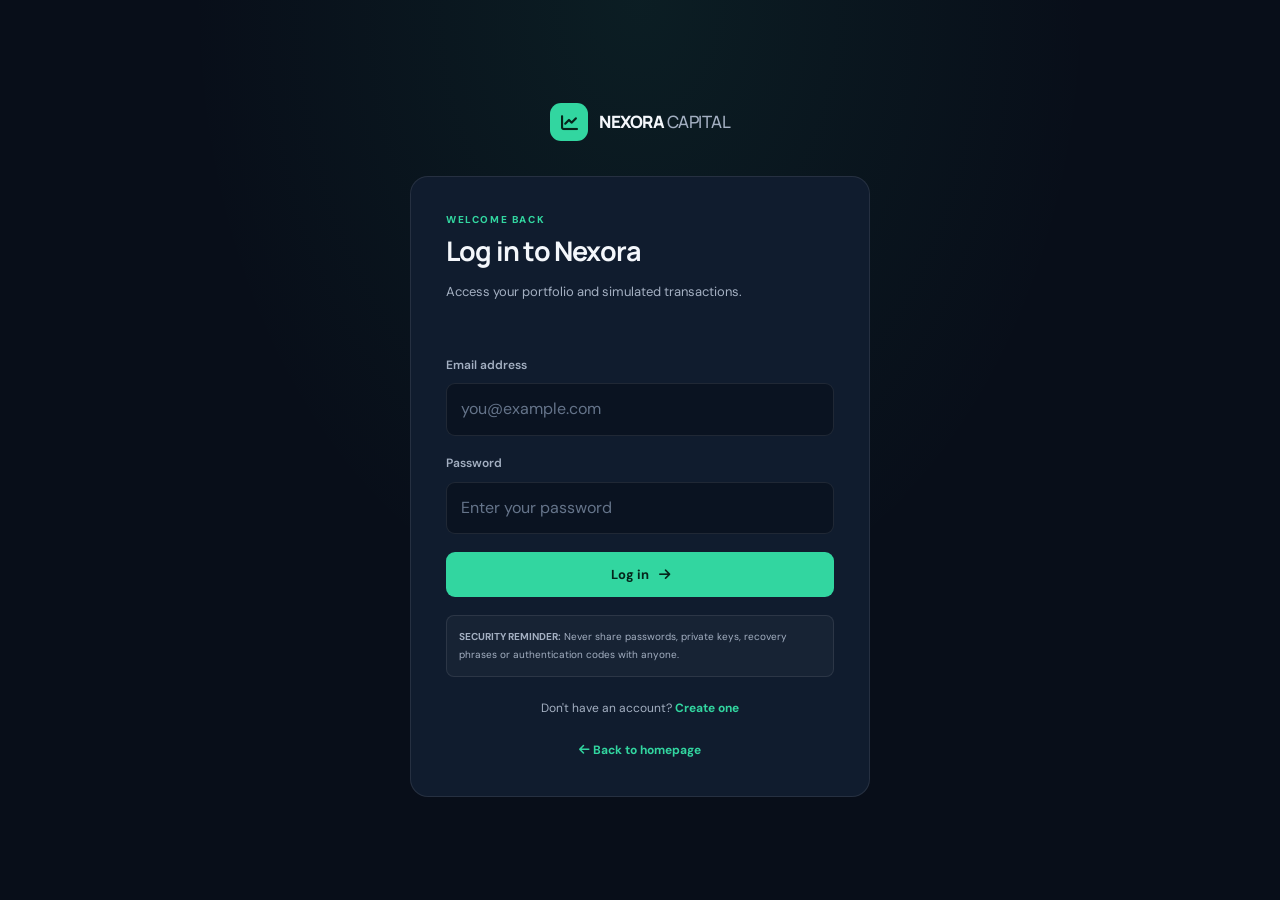
<file: dashboard.html>
<!DOCTYPE html>
<html lang="en">

<head>
    <meta charset="UTF-8">
    <meta name="viewport" content="width=device-width, initial-scale=1.0">

    <title>Overview | Nexora Capital</title>

    <link rel="stylesheet" href="css/style.css">

    <link rel="preconnect" href="https://fonts.googleapis.com">
    <link rel="preconnect" href="https://fonts.gstatic.com" crossorigin>

    <link
        href="https://fonts.googleapis.com/css2?family=DM+Sans:wght@400;500;600;700&family=Manrope:wght@400;500;600;700;800&display=swap"
        rel="stylesheet">

    <link rel="stylesheet" href="https://cdnjs.cloudflare.com/ajax/libs/font-awesome/6.7.2/css/all.min.css">



</head>

<body class="dashboard-body">

    <div class="dashboard-layout">
        <!-- MOBILE MENU BUTTON -->
        <button class="mobile-sidebar-toggle" id="mobileSidebarToggle" type="button" aria-label="Open navigation menu"
            aria-expanded="false">
            <i class="fa-solid fa-bars"></i>
        </button>

        <!-- MOBILE MENU OVERLAY -->
        <div class="sidebar-overlay" id="sidebarOverlay"></div>

        <!-- SIDEBAR -->
        <aside class="sidebar">

            <a href="index.html" class="brand">

                <span class="brand-icon">
                    <i class="fa-solid fa-chart-line"></i>
                </span>

                <span>
                    NEXORA
                    <small>CAPITAL</small>
                </span>

            </a>

            <div class="sidebar-label">WORKSPACE</div>

            <nav class="sidebar-nav">

                <a href="dashboard.html" class="active">
                    <i class="fa-solid fa-grip"></i>
                    <span>Overview</span>
                </a>

                <a href="markets.html">
                    <i class="fa-solid fa-chart-simple"></i>
                    <span>Markets</span>
                </a>

                <a href="portfolio.html">
                    <i class="fa-solid fa-wallet"></i>
                    <span>My Portfolio</span>
                </a>

                <a href="#transactions">
                    <i class="fa-solid fa-arrow-right-arrow-left"></i>
                    <span>Transactions</span>
                </a>

                <button type="button" class="sidebar-action deposit-sidebar-btn" id="openDeposit">
                    <i class="fa-solid fa-circle-plus"></i>
                    <span>Deposit</span>
                </button>

                <button type="button" class="sidebar-action withdraw-sidebar-btn" id="openWithdraw">
                    <i class="fa-solid fa-money-bill-transfer"></i>
                    <span>Withdraw</span>
                </button>

            </nav>

            <div class="sidebar-bottom">

                <div class="sidebar-demo-card">

                    <i class="fa-solid fa-shield-halved"></i>

                    <strong>Live Account</strong>

                    <p>
                        Your assets are protected with industry-leading security measures.
                    </p>

                </div>

                <button id="logoutButton" class="sidebar-logout">

                    <i class="fa-solid fa-right-from-bracket"></i>

                    Log out

                </button>

            </div>

        </aside>


        <!-- MAIN DASHBOARD -->
        <main class="dashboard-main overview-page">

            <!-- TOP BAR -->
            <header class="dashboard-topbar">

                <div>

                    <h3 class="topbar-eyebrow">
                        <strong>ACCOUNT OVERVIEW / WORKSPACE</strong>
                    </h3>

                    <!-- <h1>Account Overview</h1> -->

                    <p id="dashboardDate" class="dashboard-date"></p>

                </div>

                <div class="topbar-user">

                    <div class="topbar-user-info">

                        <strong id="topbarUserName">
                            User
                        </strong>

                        <span>Live account</span>

                    </div>

                    <div id="userAvatar" class="user-avatar">
                        DU
                    </div>

                </div>

            </header>


            <!-- DEMO NOTICE -->
            <!-- <div class="overview-demo-notice">

                <i class="fa-solid fa-circle-info"></i>

                <span>
                    <strong> Live mode: </strong> Real-time market insights and seamless trade execution to help you
                    stay ahead of market
                    opportunities.
                </span>

            </div> -->


            <!-- WELCOME -->
            <section class="overview-welcome">

                <div>

                    <!-- <p class="section-eyebrow">
                        YOUR FINANCIAL OVERVIEW
                    </p> -->

                    <h2>
                        <strong>
                            Welcome back,
                            <span id="welcomeName">Investor</span>.
                        </strong>
                    </h2>

                    <p>
                        Here's a snapshot of your investment portfolio.
                    </p>

                </div>

                <!-- <a href="markets.html" class="btn btn-primary">

                    Explore markets

                    <i class="fa-solid fa-arrow-right"></i>

                </a> -->

            </section>


            <!-- TOTAL PORTFOLIO VALUE -->
            <section class="overview-balance-card">

                <div class="overview-balance-content">

                    <div class="overview-balance-label">

                        <span class="overview-balance-dot"></span>

                        TOTAL PORTFOLIO VALUE

                    </div>

                    <h2 id="totalPortfolioValue">
                        $2,500,000.00
                    </h2>

                    <p>
                        Combined available cash and asset holdings
                    </p>

                    <div class="overview-balance-actions">

                        <a href="portfolio.html" class="btn btn-primary">
                            View portfolio
                        </a>

                        <a href="markets.html" class="btn btn-secondary">
                            Browse assets
                        </a>

                    </div>

                </div>

                <div class="overview-balance-decoration">
                    <i class="fa-solid fa-chart-line"></i>
                </div>

            </section>


            <!-- FINANCIAL SUMMARY -->
            <section class="overview-stat-grid">

                <article class="overview-stat-card">

                    <div class="overview-stat-heading">

                        <span>Available cash</span>

                        <i class="fa-solid fa-wallet"></i>

                    </div>

                    <h3 id="availableCash">
                        $350,000.00
                    </h3>

                    <p>Uninvested balance</p>

                </article>


                <article class="overview-stat-card">

                    <div class="overview-stat-heading">

                        <span>Invested value</span>

                        <i class="fa-solid fa-layer-group"></i>

                    </div>

                    <h3 id="investedValue">
                        $2,150,000.00
                    </h3>

                    <p>Current holdings value</p>

                </article>


                <article class="overview-stat-card">

                    <div class="overview-stat-heading">

                        <span>Unrealized P/L</span>

                        <i class="fa-solid fa-arrow-trend-up"></i>

                    </div>

                    <h3 id="totalProfitLoss">
                        $0.00
                    </h3>

                    <p id="profitLossNote">
                        Portfolio return
                    </p>

                </article>

            </section>


            <!-- CHART AND ALLOCATION -->
            <section class="overview-analysis-grid">

                <!-- PORTFOLIO CHART -->
                <article class="overview-panel performance-panel">

                    <div class="overview-panel-heading">

                        <div>

                            <p class="section-eyebrow">
                                PORTFOLIO ANALYTICS
                            </p>

                            <h3>Portfolio overview</h3>

                        </div>

                        <span class="overview-demo-tag">
                            LIVE
                        </span>

                    </div>

                    <div class="performance-summary">

                        <div>

                            <span>Current portfolio value</span>

                            <strong id="chartPortfolioValue">
                                $2,500,000.00
                            </strong>

                        </div>

                        <div>

                            <span>Open positions</span>

                            <strong id="openPositionsCount">
                                8 assets
                            </strong>

                        </div>

                    </div>

                    <div class="overview-chart-container">

                        <svg id="portfolioChart" viewBox="0 0 700 240" preserveAspectRatio="none" role="img"
                            aria-label="Illustrative portfolio value visualization">

                            <defs>

                                <linearGradient id="overviewChartGradient" x1="0" y1="0" x2="0" y2="1">

                                    <stop offset="0%" stop-color="#32d6a0" stop-opacity="0.28" />

                                    <stop offset="100%" stop-color="#32d6a0" stop-opacity="0" />

                                </linearGradient>

                            </defs>

                            <g class="overview-chart-grid">

                                <line x1="0" y1="35" x2="700" y2="35"></line>

                                <line x1="0" y1="90" x2="700" y2="90"></line>

                                <line x1="0" y1="145" x2="700" y2="145"></line>

                                <line x1="0" y1="200" x2="700" y2="200"></line>

                            </g>

                            <path id="portfolioChartArea" d="" fill="url(#overviewChartGradient)">
                            </path>

                            <path id="portfolioChartLine" d="" fill="none" stroke="#32d6a0" stroke-width="3"
                                stroke-linecap="round" stroke-linejoin="round">
                            </path>

                        </svg>

                    </div>

                    <div class="overview-chart-labels">
                        <span>Period start</span>
                        <span>Current snapshot</span>
                    </div>

                    <!-- <p class="overview-chart-note">
                        Decorative visualization only. It does not represent
                        verified historical performance.
                    </p> -->

                    <!-- PORTFOLIO INSIGHTS -->
                    <div class="portfolio-insights">

                        <div class="portfolio-insights-heading">
                            <div>
                                <span class="section-eyebrow">PORTFOLIO INTELLIGENCE</span>
                                <h4>Portfolio insights</h4>
                            </div>

                            <span class="overview-demo-tag">LIVE</span>
                        </div>

                        <div class="portfolio-insights-grid">

                            <div class="portfolio-insight-card">
                                <span class="insight-icon">
                                    <i class="fa-solid fa-trophy"></i>
                                </span>

                                <div>
                                    <small>Top holding</small>
                                    <strong id="insightTopHolding">--</strong>
                                    <span id="insightTopHoldingReturn">Total return</span>
                                </div>
                            </div>

                            <div class="portfolio-insight-card">
                                <span class="insight-icon">
                                    <i class="fa-solid fa-money-bill-trend-up"></i>
                                </span>

                                <div>
                                    <small>Realized gains</small>
                                    <strong id="insightRealizedGains">$0.00</strong>
                                    <span>From recorded sales</span>
                                </div>
                            </div>

                            <div class="portfolio-insight-card">
                                <span class="insight-icon">
                                    <i class="fa-solid fa-wallet"></i>
                                </span>

                                <div>
                                    <small>Cash allocation</small>
                                    <strong id="insightCashAllocation">0%</strong>
                                    <span>Of total portfolio</span>
                                </div>
                            </div>

                            <div class="portfolio-insight-card">
                                <span class="insight-icon">
                                    <i class="fa-solid fa-layer-group"></i>
                                </span>

                                <div>
                                    <small>Asset categories</small>
                                    <strong id="insightCategoryCount">0</strong>
                                    <span>Categories represented</span>
                                </div>
                            </div>

                        </div>

                        <p class="portfolio-insights-note">
                            Gain a refined perspective on your portfolio with exclusive insights into performance,
                            market opportunities, and strategic asset allocation. Monitor your wealth, evaluate emerging
                            trends, and make informed decisions aligned with your long-term financial objectives.
                        </p>

                    </div>

                </article>


                <!-- ASSET ALLOCATION -->
                <article class="overview-panel allocation-panel">

                    <div class="overview-panel-heading">

                        <div>

                            <p class="section-eyebrow">
                                PORTFOLIO BREAKDOWN
                            </p>

                            <h3>Asset allocation</h3>

                        </div>

                    </div>

                    <div class="allocation-donut-container">

                        <div id="allocationDonut" class="allocation-donut" role="img"
                            aria-label="Illustrative portfolio allocation">

                            <div class="allocation-donut-center">

                                <span>INVESTED</span>

                                <strong id="allocationTotal">
                                    $2,150,000.00
                                </strong>

                            </div>

                        </div>

                    </div>

                    <div id="allocationLegend" class="allocation-legend">

                        <p class="allocation-empty">
                            Loading allocation...
                        </p>

                    </div>

                </article>

            </section>


            <!-- MARKET WATCH AND ACTIVITY -->
            <section class="overview-bottom-grid">

                <!-- SELECTED ASSETS -->
                <article class="overview-panel">

                    <div class="overview-panel-heading">

                        <div>

                            <p class="section-eyebrow">
                                MARKET WATCH
                            </p>

                            <h3>Selected assets</h3>

                        </div>

                        <a href="markets.html" class="text-link">

                            View markets

                            <i class="fa-solid fa-arrow-right"></i>

                        </a>

                    </div>

                    <div id="dashboardMarkets" class="overview-watchlist">

                        <p class="allocation-empty">
                            Loading selected assets...
                        </p>

                    </div>

                    <!-- <p class="holdings-disclaimer">
                        Prices and percentage changes have illustrative values.
                    </p> -->

                </article>


                <!-- RECENT TRANSACTIONS -->
                <article class="overview-panel" id="transactions">

                    <div class="overview-panel-heading">

                        <div>

                            <p class="section-eyebrow">
                                ACCOUNT ACTIVITY
                            </p>

                            <h3>Recent transactions</h3>

                        </div>

                        <a href="#transactions" class="text-link">

                            View all

                            <i class="fa-solid fa-arrow-right"></i>

                        </a>

                    </div>

                    <div class="table-wrap">

                        <table class="data-table">

                            <thead>

                                <tr>

                                    <th>Asset</th>

                                    <th>Type</th>

                                    <th>Total</th>

                                    <th>Date</th>

                                </tr>

                            </thead>

                            <tbody id="recentTransactions">

                                <tr>

                                    <td colspan="4">
                                        Loading transactions...
                                    </td>

                                </tr>

                            </tbody>

                        </table>

                    </div>

                    <p class="holdings-disclaimer">
                        <!-- Sample transactions are illustrative and are not actual executed trades. -->
                    </p>

                </article>

            </section>


            <!-- INVESTMENT HOLDINGS -->
            <section class="overview-panel holdings-panel">

                <div class="overview-panel-heading">

                    <div>

                        <span class="market-data-label">
                            YOUR PORTFOLIO
                        </span>

                        <h2>Investment Holdings</h2>

                        <p class="holdings-subtitle">
                            Review positions, purchase dates, holding periods,
                            average costs and returns.
                        </p>

                    </div>

                    <span class="overview-demo-tag">
                        LIVE DATA
                    </span>

                </div>


                <!-- HOLDINGS SUMMARY -->
                <div class="holdings-summary">

                    <div>

                        <span>Assets held</span>

                        <strong id="holdingsAssetCount">8</strong>

                    </div>

                    <div>

                        <span>Total cost basis</span>

                        <strong id="holdingsCostBasis">$0.00</strong>

                    </div>

                    <div>

                        <span>Current value</span>

                        <strong id="holdingsCurrentValue">$0.00</strong>

                    </div>

                    <div>

                        <span>Unrealized P/L</span>

                        <strong id="holdingsProfitLoss">$0.00</strong>

                    </div>

                </div>


                <!-- HOLDINGS TABLE -->
                <div class="holdings-table-wrapper">

                    <table class="holdings-table">

                        <thead>

                            <tr>

                                <th>Investment</th>

                                <th>Quantity</th>

                                <th>Purchase date</th>

                                <th>Holding period</th>

                                <th>Average cost</th>

                                <th>Current value</th>

                                <th>Unrealized P/L</th>

                            </tr>

                        </thead>

                        <tbody id="investmentHoldingsBody">

                            <tr>

                                <td colspan="7">
                                    Loading portfolio holdings...
                                </td>

                            </tr>

                        </tbody>

                    </table>

                </div>

                <!-- <p class="holdings-disclaimer">
                    Fictional demonstration portfolio. Values, dates and returns
                    do not represent verified investment performance.
                </p> -->

            </section>


            <!-- FOOTER -->
            <footer class="dashboard-footer">

                <p>
                    &copy;
                    <span id="currentYear"></span>
                    Nexora Capital Live.
                </p>

                <!-- <p>
                    Simulated educational interface. Not a brokerage service.
                </p> -->

            </footer>

            <!-- DEPOSIT AMOUNT MODAL -->
            <div class="trade-modal" id="depositModal" role="dialog" aria-modal="true"
                aria-labelledby="depositModalTitle" aria-hidden="true">

                <div class="trade-modal-content">

                    <div class="trade-modal-heading">
                        <div>
                            <p class="section-eyebrow">ACCOUNT FUNDING</p>
                            <h3 id="depositModalTitle">Deposit Funds</h3>
                        </div>

                        <button type="button" class="modal-close" id="depositClose">
                            <i class="fa-solid fa-xmark"></i>
                        </button>
                    </div>

                    <form id="depositForm">

                        <label for="depositAmount">Amount (USD)</label>

                        <input type="number" id="depositAmount" min="1" max="100000000" step="0.01"
                            placeholder="Enter deposit amount" required>

                        <div class="trade-calculation">
                            <div>
                                <span>Deposit amount</span>
                                <strong id="depositEstimatedAmount">$0.00</strong>
                            </div>
                        </div>

                        <p id="depositMessage" class="auth-message" aria-live="polite"></p>

                        <p class="trade-demo-disclaimer">
                            You will be prompted to select your preferred payment method before proceeding to Customer
                            Support,
                            where your funds credit request will be processed.

                        </p>

                        <button type="submit" class="btn btn-primary btn-full">
                            Continue
                        </button>

                    </form>

                </div>
            </div>


            <!-- DEPOSIT PAYMENT METHOD MODAL -->
            <div class="modal-overlay" id="depositPaymentModal" aria-hidden="true">

                <div class="modal-card payment-options-card">

                    <button type="button" class="modal-close" id="depositPaymentClose">
                        &times;
                    </button>

                    <div class="payment-modal-header">

                        <span class="payment-icon">↗</span>

                        <p class="market-data-label"> CHECKOUT</p>

                        <h2>Choose Payment Method</h2>

                        <p>
                            Select a payment method for your deposit.
                        </p>

                    </div>

                    <div class="payment-order-summary">

                        <div>
                            <span>Transaction</span>
                            <strong>Account Deposit</strong>
                        </div>

                        <div>
                            <span>Deposit amount</span>
                            <strong id="depositPaymentAmount">$0.00</strong>
                        </div>

                        <div>
                            <span>Transaction type</span>
                            <strong>Deposit</strong>
                        </div>

                    </div>

                    <div class="payment-method-list">

                        <button type="button" class="payment-method-option" data-deposit-method="crypto">

                            <span class="payment-method-icon crypto-payment-icon">
                                ₿
                            </span>

                            <span class="payment-method-text">
                                <strong>Cryptocurrency</strong>
                                <small>View crypto payment information</small>
                            </span>

                            <span class="payment-method-arrow">›</span>

                        </button>

                        <button type="button" class="payment-method-option" data-deposit-method="bank">

                            <span class="payment-method-icon bank-payment-icon">
                                ▤
                            </span>

                            <span class="payment-method-text">
                                <strong>Bank Transfer</strong>
                                <small>View bank transfer information</small>
                            </span>

                            <span class="payment-method-arrow">›</span>

                        </button>

                    </div>

                    <div class="payment-instructions" id="depositPaymentInstructions" hidden>

                        <h3 id="depositInstructionsTitle"></h3>

                        <p id="depositInstructionsDescription"></p>

                        <div class="payment-demo-notice">

                            <strong>Live mode</strong>
                            <p>
                                Your deposit request is being generated, kindly contact Customer Support to complete
                                purchase.
                            </p>

                        </div>

                        <button type="button" class="btn btn-primary payment-demo-confirm" id="depositSupportButton">

                            Contact Customer Support

                        </button>

                    </div>

                    <p class="payment-demo-footer">
                        Live checkout only · Real-Time transactions
                    </p>

                </div>

            </div>
        </main>

    </div>


    <!-- KEEP THESE SCRIPTS IN THIS ORDER -->
    <script src="js/auth.js"></script>
    <script src="js/app.js"></script>
    <script src="js/dashboard.js"></script>
    <script src="js/dashboard-deposit.js"></script>


    <!--Start of C.S-->
    <a href="https://wa.me/+19703084124?text=Hello%20I%20would%20like%20I%20to%20speak%20to%20an%20agent"
        class="whatsapp-float" target="_blank" aria-label="Chat with us on WhatsApp">
        <img src="https://upload.wikimedia.org/wikipedia/commons/6/6b/WhatsApp.svg" alt="WhatsApp Chat">
        <span>Customer Support</span>
    </a>

    <!--Start of Tawk.to Script-->
    <!-- <script type="text/javascript">
        var Tawk_API = Tawk_API || {}, Tawk_LoadStart = new Date();
        (function () {
            var s1 = document.createElement("script"), s0 = document.getElementsByTagName("script")[0];
            s1.async = true;
            s1.src = 'https://embed.tawk.to/68c6bc223c57f819275d5edd/1j544tq3s';
            s1.charset = 'UTF-8';
            s1.setAttribute('crossorigin', '*');
            s0.parentNode.insertBefore(s1, s0);
        })();

        document.addEventListener("contextmenu", event => event.preventDefault());
    </script> -->
    <!--End of Tawk.to Script-->

    <!-- Withdrawal Notice Modal -->
    <div id="withdrawalNotice" class="notice-overlay">
        <div class="notice-box">

            <div class="notice-icon">!</div>

            <h2>Withdrawal Notice</h2>

            <p>
                Your withdrawal isn't available yet, The maturity date hasn't been reached.
                please contact Customer Service for assistance.
            </p>

            <button onclick="closeWithdrawalNotice()" class="payment-demo-confirm"
                id="depositSupportButton">OK, UNDERSTOOD</button>

        </div>
    </div>

    <script>
        document.addEventListener("DOMContentLoaded", function () {

            const menuButton = document.getElementById("mobileSidebarToggle");
            const sidebar = document.querySelector(".sidebar");
            const overlay = document.getElementById("sidebarOverlay");

            if (!menuButton || !sidebar || !overlay) return;

            function openSidebar() {
                sidebar.classList.add("mobile-open");
                overlay.classList.add("active");
                document.body.classList.add("sidebar-open");

                menuButton.innerHTML = '<i class="fa-solid fa-xmark"></i>';
                menuButton.setAttribute("aria-expanded", "true");
                menuButton.setAttribute("aria-label", "Close navigation menu");
            }

            function closeSidebar() {
                sidebar.classList.remove("mobile-open");
                overlay.classList.remove("active");
                document.body.classList.remove("sidebar-open");

                menuButton.innerHTML = '<i class="fa-solid fa-bars"></i>';
                menuButton.setAttribute("aria-expanded", "false");
                menuButton.setAttribute("aria-label", "Open navigation menu");
            }

            menuButton.addEventListener("click", function () {
                if (sidebar.classList.contains("mobile-open")) {
                    closeSidebar();
                } else {
                    openSidebar();
                }
            });

            overlay.addEventListener("click", closeSidebar);

            sidebar.querySelectorAll("a").forEach(function (link) {
                link.addEventListener("click", closeSidebar);
            });

            document.addEventListener("keydown", function (event) {
                if (event.key === "Escape") closeSidebar();
            });

            window.addEventListener("resize", function () {
                if (window.innerWidth > 768) closeSidebar();
            });

        });
    </script>
</body>

</html>
</file>
<file: css/style.css>
/* =========================================
   NEXORA CAPITAL
   Global design system
========================================= */

:root {
    --bg: #080e19;
    --bg-secondary: #0d1625;
    --bg-card: #101c2e;
    --bg-card-hover: #142239;

    --primary: #32d6a0;
    --primary-dark: #1bb786;

    --text: #f4f7fb;
    --text-secondary: #a4b0c2;
    --text-muted: #718096;

    --border: rgba(255, 255, 255, 0.09);

    --success: #32d6a0;
    --danger: #ff7185;

    --radius: 16px;
    --radius-small: 10px;

    --container: 1200px;
}


/* RESET */

* {
    margin: 0;
    padding: 0;
    box-sizing: border-box;
}

html {
    scroll-behavior: smooth;
    scroll-padding-top: 100px;
}

body {
    font-family: "DM Sans", sans-serif;
    background: var(--bg);
    color: var(--text);
    line-height: 1.65;
    overflow-x: hidden;
}

a {
    color: inherit;
    text-decoration: none;
}

button,
input,
select,
textarea {
    font: inherit;
}

button {
    cursor: pointer;
}

button:focus-visible,
a:focus-visible,
input:focus-visible,
select:focus-visible {
    outline: 2px solid var(--primary);
    outline-offset: 4px;
}

img {
    max-width: 100%;
    display: block;
}

.container {
    width: min(var(--container), calc(100% - 48px));
    margin-inline: auto;
}

.muted-text {
    color: var(--text-secondary);
    font-size: 12px;
}


/* BUTTONS */

.btn {
    display: inline-flex;
    align-items: center;
    justify-content: center;
    gap: 10px;

    min-height: 44px;
    padding: 11px 19px;

    border: 1px solid transparent;
    border-radius: 9px;

    font-size: 13px;
    font-weight: 700;

    transition:
        background .2s ease,
        border-color .2s ease,
        transform .2s ease;
}

.btn:hover {
    transform: translateY(-2px);
}

.btn-primary {
    background: var(--primary);
    color: #05251b;
}

.btn-primary:hover {
    background: #51e6b6;
}

.btn-outline {
    border-color: var(--border);
    background: transparent;
    color: var(--text);
}

.btn-outline:hover {
    border-color: var(--primary);
    background: rgba(50, 214, 160, .06);
}

.btn-large {
    min-height: 52px;
    padding: 14px 23px;
    font-size: 14px;
}

.btn-block {
    width: 100%;
}

.text-link {
    display: inline-flex;
    align-items: center;
    gap: 10px;

    color: var(--primary);
    font-size: 13px;
    font-weight: 700;
}


/* HEADER */

.site-header {
    width: 100%;
    min-height: 82px;

    display: flex;
    align-items: center;
    justify-content: space-between;

    gap: 30px;
    padding: 0 max(24px, calc((100% - 1200px) / 2));

    border-bottom: 1px solid var(--border);

    background: rgba(8, 14, 25, .94);

    position: sticky;
    top: 0;
    z-index: 100;

    backdrop-filter: blur(18px);
}

.brand {
    display: inline-flex;
    align-items: center;
    gap: 11px;

    font-family: "Manrope", sans-serif;
    font-size: 17px;
    font-weight: 800;
    letter-spacing: -.5px;

    white-space: nowrap;
}

.brand-icon {
    width: 38px;
    height: 38px;

    display: grid;
    place-items: center;

    color: #06241a;
    background: var(--primary);

    border-radius: 11px;
}

.brand-light {
    color: var(--text-secondary);
    font-weight: 500;
}

.main-nav {
    display: flex;
    align-items: center;
    gap: 30px;
}

.main-nav a {
    color: var(--text-secondary);
    font-size: 13px;
    font-weight: 600;

    transition: color .2s ease;
}

.main-nav a:hover,
.main-nav a.active {
    color: var(--text);
}

.header-actions {
    display: flex;
    align-items: center;
    gap: 12px;
}

.mobile-menu-button {
    display: none;

    width: 42px;
    height: 42px;

    color: var(--text);
    background: var(--bg-card);

    border: 1px solid var(--border);
    border-radius: 9px;
}


/* HERO */

/* ==========================================
   NEXORA CAPITAL — FULL-WIDTH HERO
========================================== */

.hero-section {
    position: relative;
    isolation: isolate;

    width: 100%;
    max-width: none;
    min-height: 700px;

    margin: 0;
    padding: 100px clamp(24px, 6vw, 100px) 90px;

    display: grid;
    grid-template-columns: minmax(0, 1.05fr) minmax(0, 0.95fr);
    align-items: center;
    gap: clamp(30px, 4vw, 65px);

    background: #07111f;
    overflow: hidden;
}

/* Full-width background image */

.hero-section::before {
    content: "";
    position: absolute;
    z-index: -1;

    inset: 0;

    background-image:
        linear-gradient(90deg,
            rgba(5, 13, 25, 0.64) 0%,
            rgba(5, 13, 25, 0.38) 45%,
            rgba(5, 13, 25, 0.48) 100%),
        linear-gradient(0deg,
            rgba(5, 13, 25, 0.65) 0%,
            rgba(5, 13, 25, 0.08) 45%,
            rgba(5, 13, 25, 0.18) 100%),
        url("../images/hero-finance1.jpg");

    background-size: cover;
    background-position: center center;
    background-repeat: no-repeat;
}

/* Subtle emerald atmosphere */

.hero-section::after {
    content: "";
    position: absolute;
    z-index: -1;

    inset: 0;

    background:
        radial-gradient(ellipse at 75% 35%,
            rgba(25, 195, 145, 0.10),
            transparent 45%);

    pointer-events: none;
}

/* Keep hero content above the image */

.hero-content,
.hero-visual {
    position: relative;
    z-index: 1;
    min-width: 0;
}

.hero-content {
    width: 100%;
    max-width: 650px;
}

.hero-visual {
    width: 100%;
    max-width: 560px;
    justify-self: end;
}

/* Keep the preview readable without hiding the background */

.platform-preview {
    background: linear-gradient(145deg,
            rgba(25, 39, 58, 0.94),
            rgba(13, 25, 42, 0.96));

    backdrop-filter: blur(8px);
    -webkit-backdrop-filter: blur(8px);
}

.eyebrow {
    display: inline-flex;
    align-items: center;
    gap: 10px;

    padding: 9px 13px;

    border: 1px solid rgba(50, 214, 160, .22);
    border-radius: 100px;

    background: rgba(50, 214, 160, .06);

    color: var(--primary);

    font-size: 10px;
    font-weight: 800;
    letter-spacing: 1.3px;
}

.status-dot {
    width: 7px;
    height: 7px;

    background: var(--primary);
    border-radius: 50%;

    display: inline-block;
}

.hero-content h1 {
    margin-top: 27px;

    font-family: "Manrope", sans-serif;
    font-size: clamp(38px, 4.4vw, 65px);
    line-height: 1.15;

    font-weight: 800;
    letter-spacing: -2.5px;
}

.hero-content h1 span {
    color: var(--primary);
}

.hero-description {
    max-width: 570px;
    margin-top: 25px;

    color: var(--text-secondary);
    font-size: 15px;
    line-height: 1.9;
}

.hero-buttons {
    display: flex;
    flex-wrap: wrap;
    gap: 13px;

    margin-top: 30px;
}

.hero-trust {
    display: flex;
    align-items: center;
    gap: 13px;

    margin-top: 38px;
}

.trust-icon {
    width: 43px;
    height: 43px;

    display: grid;
    place-items: center;

    background: var(--bg-card);
    color: var(--primary);

    border: 1px solid var(--border);
    border-radius: 12px;
}

.hero-trust strong,
.hero-trust span {
    display: block;
}

.hero-trust strong {
    font-size: 12px;
}

.hero-trust span {
    color: var(--text-muted);
    font-size: 11px;
}




/* HERO PREVIEW */

/* .hero-visual {
    width: 100%;
    max-width: 520px;
    justify-self: end;
} */

.preview-card {
    padding: 25px;

    background: linear-gradient(145deg,
            #132238,
            #0d1727);

    border: 1px solid rgba(255, 255, 255, .1);
    border-radius: 20px;

    box-shadow: 0 35px 100px rgba(0, 0, 0, .3);
}

.preview-header,
.preview-chart-info {
    display: flex;
    align-items: center;
    justify-content: space-between;
    gap: 15px;
}

.preview-header h3 {
    margin-top: 5px;
    font-family: "Manrope", sans-serif;
    font-size: 18px;
}

.live-badge {
    display: flex;
    align-items: center;
    gap: 7px;

    padding: 5px 9px;

    border: 1px solid var(--border);
    border-radius: 7px;

    color: var(--text-secondary);
    font-size: 9px;
    font-weight: 800;
}

.preview-chart-info {
    margin-top: 32px;
}

.preview-chart-info h2 {
    margin-top: 4px;

    font-family: "Manrope", sans-serif;
    font-size: 30px;
    letter-spacing: -1px;
}

.change-positive {
    color: var(--primary);
    font-size: 11px;
}

.chart-container {
    width: 100%;
    height: 170px;
    margin-top: 18px;
}

.hero-chart {
    width: 100%;
    height: 100%;
    overflow: visible;
}

.preview-divider {
    height: 1px;
    background: var(--border);
    margin: 20px 0;
}

.preview-assets {
    display: grid;
    gap: 18px;
}

.preview-asset {
    display: flex;
    align-items: center;
    gap: 12px;
}

.asset-icon {
    width: 43px;
    height: 43px;

    flex-shrink: 0;

    display: grid;
    place-items: center;

    border-radius: 12px;
    font-size: 19px;
}

.bitcoin {
    color: #f7a928;
    background: rgba(247, 169, 40, .12);
}

.ethereum {
    color: #a6b6ff;
    background: rgba(111, 130, 245, .13);
}

.solana {
    color: #b9a2ff;
    background: rgba(153, 112, 255, .13);
}

.tesla {
    color: #ff6878;
    background: rgba(255, 104, 120, .12);
}

.byd {
    color: #6cb6ff;
    background: rgba(108, 182, 255, .12);
}

.energy {
    color: #e8b86b;
    background: rgba(232, 184, 107, .12);
}

.petroleum {
    color: #64b8e8;
    background: rgba(100, 184, 232, .12);
}

.asset-details {
    flex: 1;
}

.asset-details strong,
.asset-details span {
    display: block;
}

.asset-details strong {
    font-size: 12px;
}

.asset-details span {
    color: var(--text-muted);
    font-size: 10px;
}

.preview-asset>strong {
    font-size: 11px;
}

.preview-disclaimer {
    margin-top: 22px;

    color: var(--text-muted);
    font-size: 10px;
    text-align: center;
}

/* ==========================================
   NEXORA CAPITAL — HERO BACKGROUND
========================================== */

.hero-section {
    position: relative;
    isolation: isolate;

    width: 100%;
    max-width: 1400px;
    min-height: 680px;

    margin: 0 auto;
    padding: 100px 6% 90px;

    display: grid;
    grid-template-columns: 1.05fr .95fr;
    align-items: center;
    gap: 60px;

    /* Fallback background */
    background-color: #07111f;

    /* Prevent background overflow */
    overflow: hidden;
}

/* Full-width background image and dark overlay */

.hero-section::before {
    content: "";

    position: absolute;
    z-index: -1;

    top: 0;
    bottom: 0;

    left: 50%;
    width: 100vw;

    transform: translateX(-50%);

    background:
        linear-gradient(90deg,
            rgba(5, 13, 25, 0.96) 0%,
            rgba(5, 13, 25, 0.88) 35%,
            rgba(5, 13, 25, 0.70) 65%,
            rgba(5, 13, 25, 0.82) 100%),
        linear-gradient(0deg,
            rgba(5, 13, 25, 0.90) 0%,
            transparent 45%,
            rgba(5, 13, 25, 0.35) 100%),
        url("../images/hero-finance1.jpg");

    background-size: cover;
    background-position: center;
    background-repeat: no-repeat;
}

/* Keep the existing content above the background */

.hero-content,
.hero-visual {
    position: relative;
    z-index: 1;
}

.hero-content {
    max-width: 650px;
}

/* Subtle emerald glow */

.hero-section::after {
    content: "";

    position: absolute;
    z-index: -1;

    width: 450px;
    height: 450px;

    top: 5%;
    right: 10%;

    background: radial-gradient(circle,
            rgba(50, 214, 160, 0.12),
            transparent 70%);

    pointer-events: none;
}




/* ==========================================
   RESPONSIVE FULL-WIDTH HERO
========================================== */

@media (max-width: 900px) {

    .hero-section {
        grid-template-columns: minmax(0, 1fr);
        min-height: auto;
        gap: 42px;
        padding: 75px 6% 65px;
    }

    .hero-section::before {
        background-position: center center;
    }

    .hero-content {
        max-width: 700px;
    }

    .hero-visual {
        max-width: 560px;
        justify-self: center;
    }

}

@media (max-width: 600px) {

    .hero-section {
        width: 100%;
        padding: 60px 20px 50px;
        gap: 35px;
    }

    .hero-section::before {
        background-image:
            linear-gradient(180deg,
                rgba(5, 13, 25, 0.42) 0%,
                rgba(5, 13, 25, 0.65) 48%,
                rgba(5, 13, 25, 0.88) 100%),
            url("../images/hero-finance1.jpg");

        background-size: cover;
        background-position: center center;
        background-repeat: no-repeat;
    }

    .hero-content h1 {
        font-size: clamp(36px, 9vw, 48px);
        line-height: 1.14;
        letter-spacing: -1.5px;
    }

    .hero-description {
        font-size: 14px;
        line-height: 1.8;
    }

    .hero-buttons {
        gap: 10px;
    }

    .hero-visual {
        width: 100%;
        max-width: 100%;
    }

    .platform-top {
        grid-template-columns: auto 1fr auto;
        gap: 8px;
        padding: 0 12px;
    }

    .platform-label {
        font-size: 9px;
    }

}

@media (max-width: 380px) {

    .hero-section {
        padding-right: 15px;
        padding-left: 15px;
    }

    .hero-content h1 {
        font-size: 34px;
    }

    .hero-buttons .btn {
        padding-right: 13px;
        padding-left: 13px;
        font-size: 12px;
    }

}

/* TICKER */

.ticker-section {
    display: flex;
    align-items: center;
    gap: 30px;

    min-height: 90px;
    padding: 20px 6%;

    background: var(--bg-secondary);
    border-top: 1px solid var(--border);
    border-bottom: 1px solid var(--border);
}

.ticker-label {
    color: var(--text-muted);
    font-size: 10px;
    font-weight: 800;
    letter-spacing: 1.3px;

    white-space: nowrap;
}

.ticker-track {
    display: flex;
    justify-content: space-between;
    gap: 30px;
    flex: 1;
}

.ticker-item {
    display: grid;
    gap: 2px;
}

.ticker-item>span:first-child {
    color: var(--text-muted);
    font-size: 10px;
}

.ticker-item strong {
    font-size: 12px;
}

.ticker-placeholder {
    color: var(--text-secondary);
    font-size: 10px;
}


/* GENERAL SECTIONS */

.section {
    padding: 105px 6%;
}

.section-dark {
    background: var(--bg-secondary);
}

.section-heading {
    max-width: 1200px;
    margin: 0 auto 45px;

    display: flex;
    justify-content: space-between;
    align-items: end;
    gap: 30px;
}

.section-label {
    display: block;

    color: var(--primary);
    font-size: 10px;
    font-weight: 800;
    letter-spacing: 1.6px;
}

.section-heading h2,
.centered-heading h2,
.about-content h2,
.cta-section h2 {
    margin-top: 12px;

    font-family: "Manrope", sans-serif;
    font-size: clamp(28px, 3.5vw, 42px);
    line-height: 1.25;
    letter-spacing: -1.2px;
}

.section-heading p,
.centered-heading p {
    max-width: 570px;
    margin-top: 14px;

    color: var(--text-secondary);
    font-size: 14px;
}


/* MARKET CARDS */

.market-grid {
    max-width: 1200px;
    margin: auto;

    display: grid;
    grid-template-columns: repeat(4, minmax(0, 1fr));
    gap: 20px;
}

.market-card {
    padding: 24px;

    background: var(--bg-card);
    border: 1px solid var(--border);
    border-radius: var(--radius);

    transition:
        transform .25s ease,
        background .25s ease,
        border-color .25s ease;
}

.market-card:hover {
    transform: translateY(-5px);

    background: var(--bg-card-hover);
    border-color: rgba(50, 214, 160, .3);
}

.market-card-top {
    display: flex;
    justify-content: space-between;
    align-items: center;
    gap: 10px;
}

.asset-tag {
    color: var(--text-muted);
    font-size: 8px;
    font-weight: 800;
    letter-spacing: .8px;
}

.market-card h3 {
    margin-top: 23px;
    font-family: "Manrope", sans-serif;
    font-size: 18px;
}

.market-card p {
    min-height: 80px;
    margin-top: 10px;

    color: var(--text-secondary);
    font-size: 12px;
    line-height: 1.8;
}

.market-symbols {
    display: flex;
    flex-wrap: wrap;
    gap: 7px;

    margin-top: 18px;
}

.market-symbols span {
    padding: 5px 8px;

    color: var(--text-secondary);
    background: rgba(255, 255, 255, .04);

    border: 1px solid var(--border);
    border-radius: 5px;

    font-size: 9px;
    font-weight: 700;
}

.card-link {
    display: flex;
    justify-content: space-between;
    align-items: center;

    margin-top: 24px;
    padding-top: 18px;

    color: var(--primary);
    border-top: 1px solid var(--border);

    font-size: 11px;
    font-weight: 700;
}

.market-note {
    max-width: 1200px;
    margin: 25px auto 0;

    color: var(--text-muted);
    font-size: 11px;
}


/* FEATURES */

.features-section {
    background:
        radial-gradient(ellipse at 50% 0%,
            rgba(50, 214, 160, .05),
            transparent 55%);
}

.centered-heading {
    text-align: center;
    flex-direction: column;
    align-items: center;
}

.centered-heading p {
    margin-inline: auto;
}

.features-grid {
    max-width: 1200px;
    margin: auto;

    display: grid;
    grid-template-columns: repeat(4, minmax(0, 1fr));
    gap: 35px;
}

.feature-item {
    padding-top: 25px;
    border-top: 1px solid var(--border);
}

.feature-icon {
    width: 48px;
    height: 48px;

    display: grid;
    place-items: center;

    color: var(--primary);
    background: rgba(50, 214, 160, .09);

    border-radius: 13px;
    font-size: 18px;
}

.feature-item h3 {
    margin-top: 20px;
    font-size: 16px;
}

.feature-item p {
    margin-top: 10px;

    color: var(--text-secondary);
    font-size: 12px;
    line-height: 1.9;
}


/* ABOUT */

.about-section {
    display: grid;
    grid-template-columns: 1fr .8fr;
    align-items: center;
    gap: 90px;

    padding: 100px 10%;

    background: var(--bg-secondary);
}

.about-content {
    max-width: 600px;
}

.about-content p {
    margin-top: 18px;

    color: var(--text-secondary);
    font-size: 14px;
    line-height: 1.9;
}

.about-content .btn {
    margin-top: 28px;
}

.about-visual {
    display: grid;
    gap: 15px;
}

.about-stat-card {
    display: flex;
    align-items: center;
    gap: 16px;

    padding: 22px;

    background: var(--bg-card);
    border: 1px solid var(--border);
    border-radius: 13px;
}

.about-stat-icon {
    width: 46px;
    height: 46px;

    display: grid;
    place-items: center;

    color: var(--primary);
    background: rgba(50, 214, 160, .09);

    border-radius: 12px;
}

.about-stat-card strong,
.about-stat-card span {
    display: block;
}

.about-stat-card strong {
    font-size: 13px;
}

.about-stat-card div span {
    color: var(--text-secondary);
    font-size: 11px;
}


/* CTA */

.cta-section {
    display: flex;
    align-items: center;
    justify-content: space-between;
    gap: 40px;

    padding: 80px 10%;

    background:
        radial-gradient(ellipse at 15% 50%,
            rgba(50, 214, 160, .08),
            transparent 60%);
}

.cta-section>div {
    max-width: 680px;
}

.cta-section p {
    margin-top: 13px;
    color: var(--text-secondary);
    font-size: 14px;
}


/* FOOTER */

.site-footer {
    padding: 65px 6% 25px;

    background: #060b13;
    border-top: 1px solid var(--border);
}

.footer-main {
    max-width: 1200px;
    margin: auto;

    display: grid;
    grid-template-columns: 2fr 1fr 1fr 1fr;
    gap: 45px;
}

.footer-brand p {
    max-width: 310px;
    margin-top: 18px;

    color: var(--text-secondary);
    font-size: 12px;
    line-height: 1.9;
}

.footer-column {
    display: flex;
    flex-direction: column;
    gap: 13px;
}

.footer-column h4 {
    margin-bottom: 5px;
    font-size: 12px;
}

.footer-column a {
    color: var(--text-secondary);
    font-size: 11px;
}

.footer-column a:hover {
    color: var(--primary);
}

.footer-bottom {
    max-width: 1200px;
    margin: 50px auto 0;
    padding-top: 22px;

    display: flex;
    justify-content: space-between;
    align-items: start;
    gap: 25px;

    border-top: 1px solid var(--border);
}

.footer-bottom p {
    color: var(--text-muted);
    font-size: 10px;
}

.footer-disclaimer {
    max-width: 600px;
    text-align: right;
}


/* AUTHENTICATION PAGE COMPONENTS */

.auth-page {
    min-height: 100vh;
    padding: 35px 20px;

    display: grid;
    place-items: center;

    background:
        radial-gradient(ellipse at 50% 0%,
            rgba(50, 214, 160, .08),
            transparent 50%),
        var(--bg);
}

.auth-container {
    width: 100%;
    max-width: 460px;
}

.auth-logo {
    display: flex;
    justify-content: center;
    margin-bottom: 35px;
}

.auth-card {
    padding: 35px;

    background: var(--bg-card);
    border: 1px solid var(--border);
    border-radius: 18px;
}

.auth-card h1 {
    font-family: "Manrope", sans-serif;
    font-size: 27px;
    letter-spacing: -.8px;
}

.auth-card>p {
    margin-top: 8px;
    margin-bottom: 25px;

    color: var(--text-secondary);
    font-size: 13px;
}

.auth-card input,
.auth-card select,
.auth-card textarea {
    font-size: 16px;
}

.form-group {
    margin-bottom: 18px;
}

.form-group label {
    display: block;
    margin-bottom: 8px;

    color: var(--text-secondary);
    font-size: 12px;
    font-weight: 600;
}

.form-group input,
.form-group select,
.form-group textarea {
    width: 100%;
    min-height: 47px;

    padding: 12px 14px;

    color: var(--text);
    background: #0a1321;

    border: 1px solid var(--border);
    border-radius: 9px;

    outline: none;
}

.form-group input:focus,
.form-group select:focus,
.form-group textarea:focus {
    border-color: var(--primary);
}

.form-group input::placeholder {
    color: #65748a;
}

.form-group select option {
    background: var(--bg-card);
    color: var(--text);
}

.form-row {
    display: grid;
    grid-template-columns: 1fr 1fr;
    gap: 13px;
}

.auth-switch {
    margin-top: 22px;

    color: var(--text-secondary);
    font-size: 12px;
    text-align: center;
}

.auth-switch a {
    color: var(--primary);
    font-weight: 700;
}

.auth-message {
    margin-bottom: 18px;
    font-size: 12px;
}

.auth-notice {
    margin-top: 18px;
    padding: 12px;

    color: var(--text-secondary);
    background: rgba(255, 255, 255, .03);

    border: 1px solid var(--border);
    border-radius: 8px;

    font-size: 10px;
    line-height: 1.8;
}


/* DASHBOARD COMPONENTS */

.dashboard-layout {
    min-height: 100vh;
    display: grid;
    grid-template-columns: 245px minmax(0, 1fr);
}

.sidebar {
    padding: 25px 16px;
    position: relative;
    background: #09111e;
    border-right: 1px solid var(--border);
}


.sidebar .brand {
    margin: 0 10px 35px;
}

.sidebar-label {
    margin: 25px 12px 12px;

    color: var(--text-muted);
    font-size: 9px;
    font-weight: 800;
    letter-spacing: 1.3px;
}

.sidebar-nav {
    display: grid;
    gap: 7px;
}

.sidebar-nav a {
    display: flex;
    align-items: center;
    gap: 12px;

    padding: 12px;

    color: var(--text-secondary);
    border-radius: 9px;

    font-size: 12px;
    font-weight: 600;
}

.sidebar-nav a:hover,
.sidebar-nav a.active {
    color: var(--primary);
    background: rgba(50, 214, 160, .08);
}

.sidebar-nav i {
    width: 17px;
    text-align: center;
}

.dashboard-main {
    min-width: 0;
    padding: 35px;
}

.dashboard-topbar {
    display: flex;
    align-items: center;
    justify-content: space-between;
    gap: 20px;

    margin-bottom: 35px;
}

.dashboard-topbar h1 {
    font-family: "Manrope", sans-serif;
    font-size: 27px;
}

.dashboard-topbar p {
    margin-top: 5px;

    color: var(--text-secondary);
    font-size: 12px;
}

.demo-banner {
    margin-bottom: 25px;
    padding: 13px 16px;

    color: #b7f6e1;
    background: rgba(50, 214, 160, .07);

    border: 1px solid rgba(50, 214, 160, .18);
    border-radius: 10px;

    font-size: 11px;
    line-height: 1.8;
}

.dashboard-stats {
    display: grid;
    grid-template-columns: repeat(4, minmax(0, 1fr));
    gap: 17px;
}

.stat-card {
    min-width: 0;
    padding: 21px;

    background: var(--bg-card);
    border: 1px solid var(--border);
    border-radius: 13px;
}

.stat-card-top {
    display: flex;
    justify-content: space-between;
    align-items: center;
    gap: 10px;
}

.stat-card-top span {
    color: var(--text-secondary);
    font-size: 11px;
}

.stat-card-top i {
    color: var(--primary);
}

.stat-value {
    margin-top: 15px;

    font-family: "Manrope", sans-serif;
    font-size: clamp(20px, 2vw, 28px);
    font-weight: 800;

    overflow-wrap: anywhere;
}

.stat-footnote {
    margin-top: 9px;
    color: var(--text-muted);
    font-size: 10px;
}

.dashboard-grid {
    display: grid;
    grid-template-columns: minmax(0, 1.4fr) minmax(260px, .8fr);
    gap: 20px;

    margin-top: 25px;
}

.panel {
    min-width: 0;
    padding: 23px;

    background: var(--bg-card);
    border: 1px solid var(--border);
    border-radius: 13px;
}

.panel-header {
    display: flex;
    align-items: center;
    justify-content: space-between;
    gap: 15px;

    margin-bottom: 23px;
}

.panel-header h2 {
    font-size: 15px;
}

.panel-header p {
    margin-top: 4px;
    color: var(--text-secondary);
    font-size: 11px;
}

.panel-link {
    color: var(--primary);
    font-size: 11px;
    font-weight: 700;
}

.asset-list {
    display: grid;
    gap: 17px;
}

.asset-row {
    display: flex;
    align-items: center;
    gap: 12px;
}

.asset-row-info {
    min-width: 0;
    flex: 1;
}

.asset-row-info strong,
.asset-row-info span {
    display: block;
}

.asset-row-info strong {
    font-size: 12px;
}

.asset-row-info span {
    color: var(--text-muted);
    font-size: 10px;
}

.asset-row-value {
    text-align: right;
}

.asset-row-value strong,
.asset-row-value span {
    display: block;
}

.asset-row-value strong {
    font-size: 11px;
}

.asset-row-value span {
    color: var(--text-secondary);
    font-size: 10px;
}

.empty-state {
    padding: 35px 15px;

    color: var(--text-secondary);
    text-align: center;

    font-size: 12px;
}

.empty-state i {
    display: block;
    margin-bottom: 13px;

    color: var(--text-muted);
    font-size: 28px;
}

.table-wrap {
    width: 100%;
    overflow-x: auto;
}

.data-table {
    width: 100%;
    border-collapse: collapse;
    white-space: nowrap;
}

.data-table th {
    padding: 13px 12px;

    color: var(--text-muted);
    border-bottom: 1px solid var(--border);

    font-size: 10px;
    font-weight: 700;
    text-align: left;
}

.data-table td {
    padding: 15px 12px;

    border-bottom: 1px solid var(--border);
    font-size: 11px;
}

.data-table tr:last-child td {
    border-bottom: none;
}

.table-asset {
    display: flex;
    align-items: center;
    gap: 10px;
}

.table-asset .asset-icon {
    width: 35px;
    height: 35px;
    font-size: 15px;
}

.table-asset strong,
.table-asset span {
    display: block;
}

.table-asset span {
    color: var(--text-muted);
    font-size: 10px;
}

.table-button {
    padding: 7px 11px;

    color: var(--primary);
    background: rgba(50, 214, 160, .08);

    border: 1px solid rgba(50, 214, 160, .15);
    border-radius: 6px;

    font-size: 10px;
    font-weight: 700;
}

.table-button:hover {
    background: rgba(50, 214, 160, .15);
}

.badge {
    display: inline-flex;
    padding: 5px 8px;

    border-radius: 5px;

    font-size: 9px;
    font-weight: 700;
}

.badge-success {
    color: var(--primary);
    background: rgba(50, 214, 160, .09);
}

.badge-danger {
    color: var(--danger);
    background: rgba(255, 113, 133, .09);
}

.badge-neutral {
    color: var(--text-secondary);
    background: rgba(255, 255, 255, .06);
}


/* MARKETS PAGE */

.page-container {
    max-width: 1200px;
    margin: auto;
    padding: 55px 30px 90px;
}

.page-heading {
    margin-bottom: 35px;
}

.page-heading h1 {
    font-family: "Manrope", sans-serif;
    font-size: 34px;
    letter-spacing: -1px;
}

.page-heading p {
    max-width: 650px;
    margin-top: 10px;

    color: var(--text-secondary);
    font-size: 13px;
}

.market-controls {
    display: flex;
    justify-content: space-between;
    align-items: center;
    flex-wrap: wrap;
    gap: 15px;

    margin-bottom: 25px;
}

.market-search {
    width: 100%;
    max-width: 330px;
}

.market-search input {
    width: 100%;
    min-height: 45px;
    padding: 11px 14px;

    color: var(--text);
    background: var(--bg-card);

    border: 1px solid var(--border);
    border-radius: 9px;
}

.category-filters {
    display: flex;
    flex-wrap: wrap;
    gap: 8px;
}

.filter-button {
    padding: 10px 13px;

    color: var(--text-secondary);
    background: var(--bg-card);

    border: 1px solid var(--border);
    border-radius: 8px;

    font-size: 11px;
}

.filter-button.active {
    color: #05251b;
    background: var(--primary);
    border-color: var(--primary);
}

.market-table-panel {
    overflow: hidden;
}


/* TRADE MODAL */

.modal-overlay {
    position: fixed;
    inset: 0;
    z-index: 200;

    display: none;
    place-items: center;

    padding: 20px;
    background: rgba(0, 0, 0, .72);
}

.modal-overlay.open {
    display: grid;
}

.trade-modal {
    width: 100%;
    max-width: 440px;
    padding: 28px;

    background: #101c2e;
    border: 1px solid var(--border);
    border-radius: 16px;
}

.modal-header {
    display: flex;
    justify-content: space-between;
    align-items: center;
    gap: 20px;

    margin-bottom: 25px;
}

.modal-header h2 {
    font-size: 19px;
}

.modal-close {
    width: 35px;
    height: 35px;

    color: var(--text-secondary);
    background: transparent;

    border: 1px solid var(--border);
    border-radius: 8px;
}

.trade-asset-info {
    display: flex;
    align-items: center;
    gap: 13px;

    margin-bottom: 25px;
    padding: 15px;

    background: rgba(255, 255, 255, .03);
    border-radius: 10px;
}

.trade-asset-info strong,
.trade-asset-info span {
    display: block;
}

.trade-asset-info span {
    color: var(--text-secondary);
    font-size: 11px;
}

.trade-toggle {
    display: grid;
    grid-template-columns: 1fr 1fr;
    gap: 8px;

    margin-bottom: 22px;
}

.trade-toggle button {
    min-height: 42px;

    color: var(--text-secondary);
    background: transparent;

    border: 1px solid var(--border);
    border-radius: 8px;
}

.trade-toggle button.active[data-side="buy"] {
    color: var(--primary);
    background: rgba(50, 214, 160, .08);
    border-color: var(--primary);
}

.trade-toggle button.active[data-side="sell"] {
    color: var(--danger);
    background: rgba(255, 113, 133, .08);
    border-color: var(--danger);
}

.trade-summary {
    margin: 18px 0;
    padding: 15px;

    background: rgba(255, 255, 255, .03);
    border-radius: 8px;
}

.trade-summary-row {
    display: flex;
    justify-content: space-between;
    gap: 15px;

    margin-bottom: 9px;

    color: var(--text-secondary);
    font-size: 11px;
}

.trade-summary-row:last-child {
    margin-bottom: 0;
    color: var(--text);
    font-weight: 700;
}


/* PORTFOLIO */

.portfolio-summary {
    display: grid;
    grid-template-columns: repeat(3, minmax(0, 1fr));
    gap: 18px;

    margin-bottom: 25px;
}

.allocation-list {
    display: grid;
    gap: 18px;
}

.allocation-row {
    display: grid;
    gap: 8px;
}

.allocation-label {
    display: flex;
    justify-content: space-between;
    gap: 15px;

    font-size: 11px;
}

.allocation-label span:last-child {
    color: var(--text-secondary);
}

.allocation-bar {
    height: 7px;
    overflow: hidden;

    background: rgba(255, 255, 255, .06);
    border-radius: 100px;
}

.allocation-bar span {
    display: block;
    height: 100%;

    background: var(--primary);
    border-radius: 100px;
}


/* MOBILE RESPONSIVENESS */

@media (max-width: 1100px) {

    .site-header {
        gap: 18px;
    }

    .main-nav {
        gap: 18px;
    }

    .hero-section {
        gap: 35px;
        padding-inline: 4%;
    }

    .market-grid {
        grid-template-columns: repeat(2, minmax(0, 1fr));
    }

    .dashboard-layout {
        grid-template-columns: 210px minmax(0, 1fr);
    }

    .dashboard-stats {
        grid-template-columns: repeat(2, minmax(0, 1fr));
    }

    .features-grid {
        grid-template-columns: repeat(2, minmax(0, 1fr));
    }

    .about-section {
        padding-inline: 6%;
        gap: 45px;
    }
}


@media (max-width: 800px) {

    .site-header {
        min-height: 72px;
        padding-inline: 20px;

        flex-wrap: wrap;
    }

    .mobile-menu-button {
        display: grid;
        place-items: center;

        margin-left: auto;
    }

    .main-nav {
        display: none;
        order: 4;

        width: 100%;
        padding: 10px 0 18px;

        flex-direction: column;
        align-items: stretch;
        gap: 0;
    }

    .main-nav.open {
        display: flex;
    }

    .main-nav a {
        padding: 12px;
    }

    .header-actions {
        display: none;
        order: 5;

        width: 100%;
        padding-bottom: 18px;
    }

    .main-nav.open+.header-actions {
        display: flex;
    }

    .header-actions .btn {
        flex: 1;
    }

    .hero-section {
        grid-template-columns: 1fr;
        padding: 75px 25px;
    }

    .hero-content {
        max-width: 700px;
    }

    .hero-visual {
        max-width: 600px;
        justify-self: center;
    }

    .ticker-section {
        align-items: flex-start;
        flex-direction: column;
    }

    .ticker-track {
        width: 100%;
        flex-wrap: wrap;
        justify-content: flex-start;
    }

    .ticker-item {
        min-width: 100px;
    }

    .section {
        padding: 75px 25px;
    }

    .section-heading {
        align-items: flex-start;
        flex-direction: column;
    }

    .about-section {
        grid-template-columns: 1fr;
        padding: 75px 25px;
    }

    .cta-section {
        align-items: flex-start;
        flex-direction: column;
        padding: 65px 25px;
    }

    .footer-main {
        grid-template-columns: repeat(2, minmax(0, 1fr));
    }

    .footer-bottom {
        flex-direction: column;
    }

    .footer-disclaimer {
        text-align: left;
    }

    .dashboard-layout {
        grid-template-columns: 1fr;
    }

    .sidebar {
        border-right: none;
        border-bottom: 1px solid var(--border);
        padding: 15px;
    }

    .sidebar .brand {
        margin: 0 5px 15px;
    }

    .sidebar-label {
        display: none;
    }

    .sidebar-nav {
        display: flex;
        gap: 5px;

        overflow-x: auto;
    }

    .sidebar-nav a {
        flex-shrink: 0;
    }

    .dashboard-main {
        padding: 25px 18px;
    }

    .dashboard-grid {
        grid-template-columns: 1fr;
    }

    .page-container {
        padding: 40px 18px 65px;
    }
}


@media (max-width: 500px) {

    .brand {
        font-size: 14px;
    }

    .brand-icon {
        width: 34px;
        height: 34px;
    }

    .hero-content h1 {
        font-size: 38px;
        letter-spacing: -1.5px;
    }

    .hero-buttons {
        flex-direction: column;
        align-items: stretch;
    }

    .hero-buttons .btn {
        width: 100%;
    }

    .preview-card {
        padding: 17px;
    }

    .preview-chart-info h2 {
        font-size: 24px;
    }

    .market-grid {
        grid-template-columns: 1fr;
    }

    .features-grid {
        grid-template-columns: 1fr;
        gap: 25px;
    }

    .footer-main {
        grid-template-columns: 1fr 1fr;
        gap: 35px 20px;
    }

    .footer-brand {
        grid-column: 1 / -1;
    }

    .dashboard-stats {
        grid-template-columns: 1fr 1fr;
        gap: 10px;
    }

    .stat-card {
        padding: 14px;
    }

    .stat-value {
        font-size: 20px;
    }

    .portfolio-summary {
        grid-template-columns: 1fr;
    }

    .dashboard-topbar h1 {
        font-size: 22px;
    }

    .auth-card {
        padding: 25px 20px;
    }

    .form-row {
        grid-template-columns: 1fr;
        gap: 0;
    }

    .page-heading h1 {
        font-size: 28px;
    }

    .market-controls {
        align-items: stretch;
    }

    .market-search {
        max-width: none;
    }

    .category-filters {
        width: 100%;
    }

    .filter-button {
        flex: 1;
    }
}


/* =========================================
   NEXORA CAPITAL DASHBOARD ADDITIONS
========================================= */

.dashboard-body {
    min-height: 100vh;
}

.sidebar-bottom {
    margin-top: auto;
    padding-top: 30px;
}

.sidebar-demo-card {
    padding: 17px;
    margin-bottom: 22px;
    border: 1px solid rgba(50, 214, 160, 0.2);
    background: rgba(50, 214, 160, 0.06);
    border-radius: 12px;
}

.sidebar-demo-card>i {
    color: var(--primary);
    margin-bottom: 12px;
}

.sidebar-demo-card strong {
    display: block;
    font-size: 13px;
    margin-bottom: 8px;
}

.sidebar-demo-card p {
    color: var(--text-muted);
    font-size: 11px;
    line-height: 1.7;
}

.sidebar-logout {
    width: 100%;
    display: flex;
    align-items: center;
    gap: 12px;
    padding: 13px 15px;
    border: 1px solid var(--border);
    border-radius: 10px;
    color: var(--text-secondary);
    background: transparent;
    cursor: pointer;
    font: inherit;
    text-align: left;
    transition: 0.2s ease;
}

.sidebar-logout:hover {
    color: #ff7185;
    border-color: rgba(255, 113, 133, 0.35);
}

.topbar-eyebrow,
.section-eyebrow {
    color: var(--primary);
    font-size: 10px;
    font-weight: 700;
    letter-spacing: 1.5px;
    margin-bottom: 8px;
}

.dashboard-date {
    color: var(--text-muted);
    font-size: 12px;
    margin-top: 7px;
}

.topbar-user {
    display: flex;
    align-items: center;
    gap: 12px;
}

.topbar-user-info {
    display: flex;
    flex-direction: column;
    gap: 5px;
    text-align: right;
}

.topbar-user-info strong {
    font-size: 13px;
}

.topbar-user-info span {
    color: var(--text-muted);
    font-size: 11px;
}

.user-avatar {
    width: 43px;
    height: 43px;
    display: grid;
    place-items: center;
    border-radius: 50%;
    background: rgba(50, 214, 160, 0.12);
    border: 1px solid rgba(50, 214, 160, 0.3);
    color: var(--primary);
    font-size: 13px;
    font-weight: 800;
}

.demo-banner {
    display: flex;
    align-items: center;
    gap: 14px;
    padding: 17px 20px;
    margin: 25px 0;
    border-radius: 12px;
    border: 1px solid rgba(50, 214, 160, 0.23);
    background: rgba(50, 214, 160, 0.055);
}

.demo-banner-icon {
    flex-shrink: 0;
    color: var(--primary);
    font-size: 21px;
}

.demo-banner>div {
    flex: 1;
}

.demo-banner strong {
    font-size: 13px;
}

.demo-banner p {
    color: var(--text-muted);
    font-size: 11px;
    line-height: 1.7;
    margin-top: 5px;
}

.demo-status {
    padding: 6px 9px;
    border-radius: 5px;
    background: rgba(50, 214, 160, 0.12);
    color: var(--primary);
    font-size: 10px;
    font-weight: 800;
    letter-spacing: 1px;
}

.dashboard-welcome {
    display: flex;
    justify-content: space-between;
    align-items: center;
    gap: 20px;
    margin-bottom: 25px;
}

.dashboard-welcome h2 {
    font-family: "Manrope", sans-serif;
    font-size: clamp(23px, 3vw, 32px);
    margin-bottom: 10px;
}

.dashboard-welcome h2 span {
    color: var(--primary);
}

.dashboard-welcome p:not(.section-eyebrow) {
    color: var(--text-muted);
    font-size: 13px;
    line-height: 1.7;
}

.dashboard-stats {
    display: grid;
    grid-template-columns: repeat(4, minmax(0, 1fr));
    gap: 16px;
    margin-bottom: 25px;
}

.stat-card {
    min-width: 0;
    padding: 21px;
    border: 1px solid var(--border);
    border-radius: 14px;
    background: var(--bg-card);
}

.stat-card-top {
    display: flex;
    align-items: center;
    justify-content: space-between;
    gap: 10px;
}

.stat-card-top>span:first-child {
    color: var(--text-muted);
    font-size: 11px;
}

.stat-icon {
    display: grid;
    place-items: center;
    flex-shrink: 0;
    width: 34px;
    height: 34px;
    border-radius: 9px;
    color: var(--primary);
    background: rgba(50, 214, 160, 0.09);
}

.stat-card h3 {
    margin: 20px 0 9px;
    font-family: "Manrope", sans-serif;
    font-size: clamp(18px, 2vw, 25px);
    overflow-wrap: anywhere;
}

.stat-footnote {
    color: var(--text-muted);
    font-size: 10px;
    line-height: 1.6;
}

.positive {
    color: #32d6a0 !important;
}

.negative {
    color: #ff7185 !important;
}

.dashboard-grid {
    display: grid;
    grid-template-columns: minmax(0, 1.5fr) minmax(280px, 1fr);
    gap: 20px;
}

.panel {
    min-width: 0;
    padding: 23px;
    border: 1px solid var(--border);
    border-radius: 14px;
    background: var(--bg-card);
}

.panel-heading {
    display: flex;
    align-items: center;
    justify-content: space-between;
    gap: 15px;
    margin-bottom: 12px;
}

.panel-heading h3 {
    font-family: "Manrope", sans-serif;
    font-size: 18px;
}

.panel-description {
    color: var(--text-muted);
    font-size: 11px;
    line-height: 1.7;
    margin-bottom: 20px;
}

.text-link {
    display: inline-flex;
    align-items: center;
    gap: 8px;
    color: var(--primary);
    font-size: 11px;
    font-weight: 700;
    text-decoration: none;
    white-space: nowrap;
}

.text-link:hover {
    opacity: 0.8;
}

.table-wrap {
    width: 100%;
    overflow-x: auto;
}

.data-table {
    width: 100%;
    border-collapse: collapse;
    text-align: left;
}

.data-table th {
    padding: 13px 12px;
    color: var(--text-muted);
    font-size: 10px;
    font-weight: 600;
    white-space: nowrap;
    border-bottom: 1px solid var(--border);
}

.data-table td {
    padding: 15px 12px;
    font-size: 11px;
    white-space: nowrap;
    border-bottom: 1px solid var(--border);
}

.data-table tbody tr:last-child td {
    border-bottom: none;
}

.data-table td[colspan] {
    padding: 25px 12px;
    color: var(--text-muted);
    text-align: center;
    white-space: normal;
}

.table-asset,
.asset-row-left {
    display: flex;
    align-items: center;
    gap: 11px;
}

.table-asset>span:last-child,
.asset-row-left>div {
    display: flex;
    flex-direction: column;
    gap: 5px;
}

.table-asset strong,
.asset-row-left strong {
    font-size: 11px;
}

.table-asset small,
.asset-row-left small {
    color: var(--text-muted);
    font-size: 10px;
}

.asset-icon {
    display: grid;
    place-items: center;
    flex-shrink: 0;
    width: 35px;
    height: 35px;
    border-radius: 10px;
    background: rgba(255, 255, 255, 0.06);
    color: var(--primary);
    font-size: 15px;
}

.asset-icon.bitcoin {
    color: #f6a623;
    background: rgba(246, 166, 35, 0.1);
}

.asset-icon.ethereum {
    color: #9b9cff;
    background: rgba(155, 156, 255, 0.1);
}

.asset-icon.solana {
    color: #c9a2ff;
}

.asset-icon.tesla {
    color: #ff7185;
}

.asset-icon.byd {
    color: #69b8ff;
}

.asset-icon.energy,
.asset-icon.petroleum {
    color: #e5bd70;
}

.market-change {
    font-size: 11px;
    font-weight: 700;
}

.small-action-button {
    padding: 8px 10px;
    border: 1px solid rgba(50, 214, 160, 0.3);
    border-radius: 7px;
    background: rgba(50, 214, 160, 0.07);
    color: var(--primary);
    font: inherit;
    font-size: 10px;
    cursor: pointer;
    transition: 0.2s ease;
}

.small-action-button:hover {
    background: rgba(50, 214, 160, 0.15);
}

.asset-list {
    display: flex;
    flex-direction: column;
}

.asset-row {
    display: flex;
    justify-content: space-between;
    align-items: center;
    gap: 15px;
    padding: 16px 0;
    border-bottom: 1px solid var(--border);
}

.asset-row:last-child {
    border-bottom: none;
}

.asset-row-right {
    display: flex;
    flex-direction: column;
    align-items: flex-end;
    gap: 6px;
}

.asset-row-right strong {
    font-size: 12px;
}

.asset-row-right small {
    font-size: 10px;
}

.empty-state {
    padding: 35px 15px;
    text-align: center;
}

.empty-state-icon {
    width: 48px;
    height: 48px;
    display: grid;
    place-items: center;
    margin: 0 auto 16px;
    border-radius: 14px;
    background: rgba(50, 214, 160, 0.08);
    color: var(--primary);
    font-size: 19px;
}

.empty-state h4 {
    margin-bottom: 10px;
    font-size: 13px;
}

.empty-state p {
    max-width: 280px;
    margin: 0 auto 16px;
    color: var(--text-muted);
    font-size: 11px;
    line-height: 1.8;
}

.badge {
    display: inline-flex;
    align-items: center;
    padding: 5px 7px;
    border-radius: 5px;
    font-size: 9px;
    font-weight: 800;
}

.badge-buy {
    color: #32d6a0;
    background: rgba(50, 214, 160, 0.1);
}

.badge-credit {
    color: #32d6a0;
    background: rgba(50, 214, 160, 0.1);
}

.badge-sell {
    color: #ffb0bc;
    background: rgba(255, 113, 133, 0.1);
}

.dashboard-activity-panel {
    grid-column: 1 / -1;
}

.dashboard-footer {
    display: flex;
    justify-content: space-between;
    gap: 15px;
    margin-top: 35px;
    padding: 20px 0;
    border-top: 1px solid var(--border);
    color: var(--text-muted);
    font-size: 10px;
    line-height: 1.7;
}

/* Trade modal */

.trade-modal {
    display: none;
    position: fixed;
    inset: 0;
    z-index: 1000;
    align-items: center;
    justify-content: center;
    padding: 20px;
    background: rgba(0, 0, 0, 0.75);
    backdrop-filter: blur(7px);
    overflow-y: auto;
}

.trade-modal.show {
    display: flex;
}

.trade-modal-content {
    width: 100%;
    max-width: 480px;
    padding: 27px;
    border: 1px solid var(--border);
    border-radius: 17px;
    background: var(--bg-secondary);
    box-shadow: 0 25px 100px rgba(0, 0, 0, 0.4);
}

.trade-modal-heading {
    display: flex;
    justify-content: space-between;
    align-items: flex-start;
    gap: 15px;
    margin-bottom: 25px;
}

.trade-modal-heading h3 {
    font-family: "Manrope", sans-serif;
    font-size: 21px;
}

.modal-close {
    width: 35px;
    height: 35px;
    border: 1px solid var(--border);
    border-radius: 9px;
    background: transparent;
    color: var(--text-secondary);
    cursor: pointer;
}

.modal-close:hover {
    color: #ff7185;
}

.trade-asset-heading {
    display: flex;
    align-items: center;
    gap: 12px;
    margin-bottom: 24px;
}

.trade-asset-heading>div:nth-child(2) {
    display: flex;
    flex-direction: column;
    gap: 5px;
}

.trade-asset-heading>div:nth-child(2) strong {
    font-size: 13px;
}

.trade-asset-heading>div:nth-child(2) span,
.trade-current-price span {
    color: var(--text-muted);
    font-size: 10px;
}

.trade-current-price {
    display: flex;
    flex-direction: column;
    align-items: flex-end;
    gap: 5px;
    margin-left: auto;
}

.trade-current-price strong {
    font-size: 13px;
}

.trade-mode-buttons {
    display: grid;
    grid-template-columns: 1fr 1fr;
    gap: 8px;
    margin-bottom: 22px;
    padding: 5px;
    border-radius: 9px;
    background: rgba(255, 255, 255, 0.035);
}

.trade-mode-button {
    padding: 11px;
    border: 1px solid transparent;
    border-radius: 7px;
    background: transparent;
    color: var(--text-secondary);
    font: inherit;
    font-size: 12px;
    font-weight: 700;
    cursor: pointer;
}

.trade-mode-button.active {
    border-color: rgba(50, 214, 160, 0.3);
    background: rgba(50, 214, 160, 0.1);
    color: var(--primary);
}

#tradeForm label {
    display: block;
    margin-bottom: 9px;
    font-size: 11px;
    font-weight: 600;
}

#tradeQuantity {
    width: 100%;
    padding: 13px 14px;
    border: 1px solid var(--border);
    border-radius: 9px;
    outline: none;
    background: var(--bg-card);
    color: var(--text-primary);
    font: inherit;
    font-size: 13px;
}

#tradeQuantity:focus {
    border-color: var(--primary);
}

.trade-calculation {
    display: flex;
    flex-direction: column;
    gap: 14px;
    margin: 20px 0;
    padding: 17px;
    border-radius: 10px;
    background: rgba(255, 255, 255, 0.025);
}

.trade-calculation>div {
    display: flex;
    align-items: center;
    justify-content: space-between;
    gap: 15px;
}

.trade-calculation span {
    color: var(--text-muted);
    font-size: 11px;
}

.trade-calculation strong {
    font-size: 12px;
    text-align: right;
}

.trade-demo-disclaimer {
    margin-bottom: 14px;
    color: var(--text-muted);
    font-size: 10px;
    line-height: 1.8;
}

.auth-message {
    min-height: 18px;
    margin: 10px 0;
    font-size: 11px;
    line-height: 1.6;
}

.btn-full {
    width: 100%;
}

.modal-open {
    overflow: hidden;
}


/* Responsive dashboard */

@media (max-width: 1200px) {
    .dashboard-stats {
        grid-template-columns: repeat(2, minmax(0, 1fr));
    }

    .dashboard-grid {
        grid-template-columns: minmax(0, 1fr);
    }

    .dashboard-activity-panel {
        grid-column: auto;
    }
}

@media (max-width: 760px) {
    .dashboard-welcome {
        align-items: flex-start;
        flex-direction: column;
    }

    .dashboard-topbar {
        gap: 15px;
    }

    .topbar-user-info {
        display: none;
    }

    .demo-banner {
        align-items: flex-start;
    }

    .demo-status {
        display: none;
    }

    .panel {
        padding: 16px;
    }

    .dashboard-footer {
        flex-direction: column;
    }
}

@media (max-width: 480px) {
    .dashboard-stats {
        grid-template-columns: minmax(0, 1fr);
    }

    .trade-modal-content {
        padding: 20px;
    }

    .panel-heading {
        align-items: flex-start;
    }
}


/* =========================================
   MARKETS PAGE
========================================= */

.markets-intro {
    margin: 30px 0;
}

.markets-intro h2 {
    margin-bottom: 12px;
    font-family: "Manrope", sans-serif;
    font-size: clamp(30px, 4vw, 44px);
    line-height: 1.2;
}

.markets-intro h2 span {
    color: var(--primary);
}

.markets-intro p:not(.section-eyebrow) {
    max-width: 650px;
    color: var(--text-muted);
    font-size: 13px;
    line-height: 1.8;
}

.market-overview-cards {
    display: grid;
    grid-template-columns: repeat(3, minmax(0, 1fr));
    gap: 17px;
    margin-bottom: 25px;
}

.market-overview-card {
    display: flex;
    align-items: center;
    gap: 15px;
    min-width: 0;
    padding: 22px;
    border: 1px solid var(--border);
    border-radius: 13px;
    background: var(--bg-card);
}

.market-overview-icon {
    display: grid;
    place-items: center;
    flex-shrink: 0;
    width: 47px;
    height: 47px;
    border-radius: 12px;
    font-size: 20px;
}

.crypto-overview {
    color: #f6a623;
    background: rgba(246, 166, 35, 0.1);
}

.stocks-overview {
    color: #69b8ff;
    background: rgba(105, 184, 255, 0.1);
}

.energy-overview {
    color: #e5bd70;
    background: rgba(229, 189, 112, 0.1);
}

.market-overview-card>div {
    min-width: 0;
}

.market-overview-card>div>span {
    color: var(--text-muted);
    font-size: 11px;
}

.market-overview-card h3 {
    margin: 7px 0;
    font-family: "Manrope", sans-serif;
    font-size: 21px;
}

.market-overview-card small {
    color: var(--text-muted);
    font-size: 10px;
    line-height: 1.6;
}

.markets-explorer-panel {
    padding: 25px;
}

.markets-heading {
    margin-bottom: 23px;
}

.market-data-label {
    display: inline-flex;
    align-items: center;
    gap: 8px;
    padding: 8px 10px;
    border: 1px solid var(--border);
    border-radius: 7px;
    color: var(--text-muted);
    font-size: 10px;
    white-space: nowrap;
}

.market-data-label>span {
    width: 7px;
    height: 7px;
    border-radius: 50%;
    background: #e5bd70;
}

.market-search-row {
    display: grid;
    grid-template-columns: minmax(0, 1fr) 190px;
    gap: 13px;
    margin-bottom: 22px;
}

.market-search-box {
    display: flex;
    align-items: center;
    gap: 12px;
    min-width: 0;
    padding: 0 15px;
    border: 1px solid var(--border);
    border-radius: 9px;
    background: var(--bg);
}

.market-search-box>i {
    flex-shrink: 0;
    color: var(--text-muted);
    font-size: 13px;
}

.market-search-box input {
    width: 100%;
    min-width: 0;
    padding: 14px 0;
    border: none;
    outline: none;
    background: transparent;
    color: var(--text-primary);
    font: inherit;
    font-size: 12px;
}

.market-search-box input::placeholder {
    color: var(--text-muted);
}

#marketSort {
    width: 100%;
    min-width: 0;
    padding: 13px;
    border: 1px solid var(--border);
    border-radius: 9px;
    outline: none;
    background: var(--bg);
    color: var(--text-primary);
    font: inherit;
    font-size: 11px;
}

#marketSort option {
    background: var(--bg-secondary);
    color: var(--text-primary);
}

.category-filters {
    display: flex;
    flex-wrap: wrap;
    gap: 9px;
    margin-bottom: 23px;
}

.category-filters .filter-button {
    display: inline-flex;
    align-items: center;
    justify-content: center;
    gap: 8px;
    padding: 10px 14px;
    border: 1px solid var(--border);
    border-radius: 8px;
    background: transparent;
    color: var(--text-secondary);
    font: inherit;
    font-size: 11px;
    cursor: pointer;
    transition: 0.2s ease;
}

.category-filters .filter-button:hover {
    border-color: rgba(50, 214, 160, 0.35);
    color: var(--primary);
}

.category-filters .filter-button.active {
    border-color: rgba(50, 214, 160, 0.35);
    background: rgba(50, 214, 160, 0.1);
    color: var(--primary);
}

.markets-table-wrap {
    border-top: 1px solid var(--border);
}

.markets-table {
    min-width: 900px;
}

.markets-table th {
    padding-top: 17px;
    padding-bottom: 17px;
}

.markets-table td {
    padding-top: 18px;
    padding-bottom: 18px;
}

.market-category-label {
    display: inline-block;
    padding: 6px 8px;
    border: 1px solid var(--border);
    border-radius: 6px;
    color: var(--text-secondary);
    font-size: 10px;
}

.market-position-cell {
    display: flex;
    flex-direction: column;
    gap: 5px;
}

.market-position-cell strong {
    font-size: 11px;
}

.market-position-cell small {
    color: var(--text-muted);
    font-size: 10px;
}

.markets-table-footer {
    display: flex;
    justify-content: space-between;
    gap: 15px;
    margin-top: 17px;
    padding-top: 17px;
    border-top: 1px solid var(--border);
}

.markets-table-footer p {
    color: var(--text-muted);
    font-size: 10px;
    line-height: 1.7;
}

.market-empty-state {
    padding: 45px 20px;
    text-align: center;
}

.market-empty-state[hidden] {
    display: none;
}

.market-empty-state>span {
    display: grid;
    place-items: center;
    width: 50px;
    height: 50px;
    margin: 0 auto 15px;
    border-radius: 13px;
    background: rgba(50, 214, 160, 0.08);
    color: var(--primary);
}

.market-empty-state h3 {
    margin-bottom: 9px;
    font-family: "Manrope", sans-serif;
    font-size: 17px;
}

.market-empty-state p {
    margin-bottom: 20px;
    color: var(--text-muted);
    font-size: 12px;
}

.markets-disclaimer {
    display: flex;
    align-items: flex-start;
    gap: 14px;
    margin-top: 25px;
    padding: 20px;
    border: 1px solid var(--border);
    border-radius: 12px;
    background: rgba(255, 255, 255, 0.02);
}

.markets-disclaimer>i {
    margin-top: 3px;
    color: var(--primary);
}

.markets-disclaimer strong {
    display: block;
    margin-bottom: 8px;
    font-size: 12px;
}

.markets-disclaimer p {
    color: var(--text-muted);
    font-size: 11px;
    line-height: 1.9;
}

@media (max-width: 1000px) {
    .market-overview-cards {
        grid-template-columns: 1fr;
    }
}

@media (max-width: 650px) {
    .markets-explorer-panel {
        padding: 16px;
    }

    .market-search-row {
        grid-template-columns: 1fr;
    }

    .markets-heading {
        align-items: flex-start;
    }

    .markets-table-footer {
        flex-direction: column;
    }

    .markets-disclaimer {
        padding: 16px;
    }
}

/* ========================================
   DISTINCT NEXORA OVERVIEW DASHBOARD
======================================== */

.overview-page {
    max-width: 1800px;
}

.overview-demo-notice {
    display: flex;
    align-items: center;
    gap: 12px;
    margin: 20px 0 28px;
    padding: 14px 17px;
    border: 1px solid rgba(50, 214, 160, 0.2);
    border-radius: 9px;
    background: rgba(50, 214, 160, 0.045);
    color: var(--text-secondary);
    font-size: 11px;
    line-height: 1.7;
}

.overview-demo-notice i {
    color: var(--primary);
}

.overview-welcome {
    display: flex;
    align-items: center;
    justify-content: space-between;
    gap: 20px;
    margin-bottom: 25px;
}

.overview-welcome h2 {
    font-family: "Manrope", sans-serif;
    font-size: clamp(23px, 3vw, 32px);
    margin-bottom: 9px;
}

.overview-welcome h2 span {
    color: var(--primary);
}

.overview-welcome p:not(.section-eyebrow) {
    color: var(--text-muted);
    font-size: 12px;
    line-height: 1.8;
}

.overview-balance-card {
    position: relative;
    display: flex;
    align-items: center;
    justify-content: space-between;
    min-height: 225px;
    overflow: hidden;
    padding: 35px;
    margin-bottom: 20px;
    border: 1px solid rgba(50, 214, 160, 0.22);
    border-radius: 17px;
    background:
        radial-gradient(circle at 85% 20%,
            rgba(50, 214, 160, 0.15),
            transparent 35%),
        linear-gradient(120deg,
            #101e25,
            #0c151c);
}

.overview-balance-content {
    position: relative;
    z-index: 2;
}

.overview-balance-label {
    display: flex;
    align-items: center;
    gap: 9px;
    color: var(--text-secondary);
    font-size: 10px;
    font-weight: 700;
    letter-spacing: 1.4px;
}

.overview-balance-dot {
    width: 7px;
    height: 7px;
    border-radius: 50%;
    background: var(--primary);
}

.overview-balance-card h2 {
    margin: 20px 0 9px;
    font-family: "Manrope", sans-serif;
    font-size: clamp(33px, 5vw, 48px);
    letter-spacing: -1.5px;
    overflow-wrap: anywhere;
}

.overview-balance-card p {
    color: var(--text-muted);
    font-size: 11px;
    line-height: 1.8;
}

.overview-balance-actions {
    display: flex;
    flex-wrap: wrap;
    gap: 10px;
    margin-top: 22px;
}

.overview-balance-decoration {
    position: absolute;
    right: 7%;
    top: 50%;
    transform: translateY(-50%);
    color: rgba(50, 214, 160, 0.09);
    font-size: clamp(100px, 16vw, 190px);
    pointer-events: none;
}

.overview-stat-grid {
    display: grid;
    grid-template-columns: repeat(3, minmax(0, 1fr));
    gap: 16px;
    margin-bottom: 22px;
}

.overview-stat-card {
    padding: 21px;
    border: 1px solid var(--border);
    border-radius: 12px;
    background: var(--bg-card);
}

.overview-stat-heading {
    display: flex;
    align-items: center;
    justify-content: space-between;
    gap: 12px;
    color: var(--text-muted);
    font-size: 11px;
}

.overview-stat-heading i {
    color: var(--primary);
    font-size: 15px;
}

.overview-stat-card h3 {
    margin: 18px 0 8px;
    font-family: "Manrope", sans-serif;
    font-size: clamp(20px, 2.5vw, 27px);
    overflow-wrap: anywhere;
}

.overview-stat-card p {
    color: var(--text-muted);
    font-size: 10px;
    line-height: 1.7;
}

.overview-analysis-grid {
    display: grid;
    grid-template-columns: minmax(0, 1.6fr) minmax(270px, 1fr);
    gap: 18px;
    margin-bottom: 20px;
}

.overview-panel {
    min-width: 0;
    padding: 23px;
    border: 1px solid var(--border);
    border-radius: 13px;
    background: var(--bg-card);
}

.overview-panel-heading {
    display: flex;
    align-items: center;
    justify-content: space-between;
    gap: 14px;
    margin-bottom: 22px;
}

.overview-panel-heading h3 {
    font-family: "Manrope", sans-serif;
    font-size: 17px;
}

.overview-demo-tag {
    padding: 7px 9px;
    border-radius: 6px;
    background: rgba(50, 214, 160, 0.08);
    color: var(--primary);
    font-size: 9px;
    font-weight: 800;
    letter-spacing: 0.8px;
}

.performance-summary {
    display: flex;
    flex-wrap: wrap;
    gap: 30px;
    margin-bottom: 20px;
}

.performance-summary>div {
    display: flex;
    flex-direction: column;
    gap: 7px;
}

.performance-summary span {
    color: var(--text-muted);
    font-size: 10px;
}

.performance-summary strong {
    font-size: 17px;
}

.overview-chart-container {
    width: 100%;
    height: 200px;
}

.overview-chart-container svg {
    display: block;
    width: 100%;
    height: 100%;
    overflow: visible;
}

.overview-chart-grid line {
    stroke: rgba(255, 255, 255, 0.08);
    stroke-dasharray: 4 6;
}

.overview-chart-labels {
    display: flex;
    justify-content: space-between;
    gap: 15px;
    margin-top: 12px;
    color: var(--text-muted);
    font-size: 9px;
}

.overview-chart-note {
    margin-top: 16px;
    color: var(--text-muted);
    font-size: 10px;
    line-height: 1.8;
}

.allocation-donut-container {
    display: grid;
    place-items: center;
    padding: 10px 0 24px;
}

.allocation-donut {
    display: grid;
    place-items: center;
    width: 190px;
    height: 190px;
    border-radius: 50%;
    background: conic-gradient(#32d6a0 0deg 360deg);
    position: relative;
}

.allocation-donut::before {
    content: "";
    position: absolute;
    inset: 16px;
    border-radius: 50%;
    background: var(--bg-card);
}

.allocation-donut-center {
    position: relative;
    z-index: 1;
    display: flex;
    align-items: center;
    flex-direction: column;
    gap: 8px;
}

.allocation-donut-center span {
    color: var(--text-muted);
    font-size: 9px;
    letter-spacing: 1px;
}

.allocation-donut-center strong {
    max-width: 140px;
    font-family: "Manrope", sans-serif;
    font-size: 18px;
    text-align: center;
    overflow-wrap: anywhere;
}

.allocation-legend {
    display: flex;
    flex-direction: column;
    gap: 13px;
}

.allocation-legend-row {
    display: flex;
    align-items: center;
    gap: 10px;
}

.allocation-legend-dot {
    width: 9px;
    height: 9px;
    flex-shrink: 0;
    border-radius: 3px;
}

.allocation-legend-name {
    display: flex;
    flex: 1;
    flex-direction: column;
    gap: 4px;
}

.allocation-legend-name strong {
    font-size: 11px;
}

.allocation-legend-name small {
    color: var(--text-muted);
    font-size: 9px;
}

.allocation-legend-value {
    text-align: right;
}

.allocation-legend-value strong {
    display: block;
    font-size: 11px;
}

.allocation-legend-value small {
    color: var(--text-muted);
    font-size: 10px;
}

.allocation-empty {
    color: var(--text-muted);
    font-size: 11px;
    line-height: 1.8;
}

.overview-bottom-grid {
    display: grid;
    grid-template-columns: minmax(0, 1fr) minmax(0, 1fr);
    gap: 18px;
}

.overview-watchlist {
    display: flex;
    flex-direction: column;
}

.overview-watchlist-row {
    display: flex;
    align-items: center;
    gap: 11px;
    padding: 14px 0;
    border-bottom: 1px solid var(--border);
}

.overview-watchlist-row:last-child {
    border-bottom: none;
}

.overview-watchlist-name {
    display: flex;
    flex: 1;
    flex-direction: column;
    gap: 5px;
}

.overview-watchlist-name strong {
    font-size: 11px;
}

.overview-watchlist-name small {
    color: var(--text-muted);
    font-size: 9px;
}

.overview-watchlist-price {
    display: flex;
    flex-direction: column;
    align-items: flex-end;
    gap: 5px;
}

.overview-watchlist-price strong {
    font-size: 11px;
}

.overview-watchlist-price small {
    font-size: 10px;
}

@media (max-width: 1100px) {
    .overview-analysis-grid {
        grid-template-columns: 1fr;
    }
}

@media (max-width: 760px) {
    .overview-stat-grid {
        grid-template-columns: 1fr;
    }

    .overview-bottom-grid {
        grid-template-columns: 1fr;
    }

    .overview-welcome {
        align-items: flex-start;
        flex-direction: column;
    }

    .overview-balance-card {
        padding: 25px;
    }

    .overview-balance-decoration {
        right: -10px;
        font-size: 100px;
    }
}



/* PAYMENT OPTIONS MODAL */
.payment-options-card {
    width: min(100% - 32px, 500px);
    max-height: 90vh;
    overflow-y: auto;
    position: relative;
    padding: 30px;
}

.payment-modal-header {
    margin-bottom: 25px;
}

.payment-icon {
    display: inline-flex;
    align-items: center;
    justify-content: center;
    width: 46px;
    height: 46px;
    border-radius: 14px;
    background: rgba(16, 185, 129, 0.12);
    color: #10b981;
    font-size: 25px;
    margin-bottom: 15px;
}

.payment-modal-header h2 {
    font-size: 25px;
    margin: 8px 0;
    color: var(--text-primary, #ffffff);
}

.payment-modal-header>p:last-child {
    color: var(--text-muted, #9ca3af);
    font-size: 13px;
    line-height: 1.7;
}

.payment-order-summary {
    display: grid;
    gap: 15px;
    padding: 18px;
    margin-bottom: 22px;
    border: 1px solid var(--border, rgba(255, 255, 255, 0.1));
    border-radius: 14px;
    background: rgba(255, 255, 255, 0.025);
}

.payment-order-summary>div {
    display: flex;
    justify-content: space-between;
    gap: 15px;
    align-items: center;
}

.payment-order-summary span {
    font-size: 13px;
    color: var(--text-muted, #9ca3af);
}

.payment-order-summary strong {
    font-size: 13px;
    color: var(--text-primary, #ffffff);
    text-align: right;
}

.payment-method-list {
    display: grid;
    gap: 12px;
}

.payment-method-option {
    display: flex;
    align-items: center;
    gap: 14px;
    width: 100%;
    padding: 16px;
    text-align: left;
    cursor: pointer;
    border: 1px solid var(--border, rgba(255, 255, 255, 0.1));
    border-radius: 14px;
    background: rgba(255, 255, 255, 0.025);
    color: var(--text-primary, #ffffff);
    transition: border-color 0.2s, background 0.2s;
}

.payment-method-option:hover,
.payment-method-option:focus-visible {
    border-color: #10b981;
    background: rgba(16, 185, 129, 0.07);
    outline: none;
}

.payment-method-icon {
    width: 45px;
    height: 45px;
    display: flex;
    align-items: center;
    justify-content: center;
    border-radius: 12px;
    font-size: 24px;
    flex-shrink: 0;
}

.crypto-payment-icon {
    background: rgba(247, 147, 26, 0.12);
    color: #f7931a;
}

.bank-payment-icon {
    background: rgba(59, 130, 246, 0.12);
    color: #60a5fa;
}

.payment-method-text {
    display: grid;
    gap: 5px;
    flex: 1;
}

.payment-method-text strong {
    font-size: 14px;
}

.payment-method-text small {
    color: var(--text-muted, #9ca3af);
    font-size: 12px;
    line-height: 1.5;
}

.payment-method-arrow {
    font-size: 26px;
    color: var(--text-muted, #9ca3af);
}

.payment-instructions {
    margin-top: 22px;
    padding: 18px;
    border-radius: 14px;
    border: 1px solid var(--border, rgba(255, 255, 255, 0.1));
}

.payment-instructions h3 {
    margin: 0 0 10px;
    font-size: 16px;
}

.payment-instructions>p {
    color: var(--text-muted, #9ca3af);
    font-size: 13px;
    line-height: 1.7;
}

.payment-demo-notice {
    margin: 16px 0;
    padding: 13px;
    border-radius: 10px;
    background: rgba(16, 185, 129, 0.08);
    border: 1px solid rgba(16, 185, 129, 0.2);
}

.payment-demo-notice strong {
    color: #10b981;
    font-size: 13px;
}

.payment-demo-notice p {
    margin: 7px 0 0;
    font-size: 12px;
    line-height: 1.7;
    color: var(--text-muted, #9ca3af);
}

.payment-demo-confirm {
    width: 100%;
    margin-top: 5px;
}

.payment-demo-footer {
    margin: 20px 0 0;
    text-align: center;
    color: var(--text-muted, #9ca3af);
    font-size: 11px;
}

@media (max-width: 480px) {
    .payment-options-card {
        padding: 22px;
    }


    .payment-modal-header h2 {
        font-size: 22px;
    }

    .payment-order-summary {
        padding: 14px;
    }


}


/* NEXORA CAPITAL — PAYMENT MODAL VISIBILITY FIX */

#paymentOptionsModal {
    display: none;
    position: fixed;
    inset: 0;
    z-index: 10000;
    align-items: center;
    justify-content: center;
    padding: 20px;
    background: rgba(2, 6, 23, 0.82);
    backdrop-filter: blur(8px);
    overflow-y: auto;
}

#paymentOptionsModal.active {
    display: flex;
}

#paymentOptionsModal .payment-options-card {
    position: relative;
    width: 100%;
    max-width: 500px;
    max-height: 90vh;
    overflow-y: auto;
    margin: auto;
    border: 1px solid rgba(255, 255, 255, 0.12);
    border-radius: 20px;
    background: #0d1729;
    color: #f8fafc;
    box-shadow: 0 25px 80px rgba(0, 0, 0, 0.5);
}

#paymentOptionsModal .payment-method-option {
    color: #f8fafc;
}

#paymentOptionsModal .payment-method-text strong {
    color: #f8fafc;
}

#paymentOptionsModal .payment-instructions[hidden] {
    display: none !important;
}

/* ==========================================
   INVESTMENT HOLDINGS
========================================== */

.holdings-panel {
    margin-top: 24px;
}

.holdings-subtitle {
    color: var(--text-muted, #9ca3af);
    font-size: 13px;
    line-height: 1.7;
    margin-top: 7px;
}

.holdings-summary {
    display: grid;
    grid-template-columns: repeat(4, minmax(0, 1fr));
    gap: 14px;
    margin: 24px 0;
}

.holdings-summary>div {
    padding: 17px;
    border: 1px solid var(--border, rgba(255, 255, 255, 0.1));
    border-radius: 13px;
    background: rgba(255, 255, 255, 0.025);
    min-width: 0;
}

.holdings-summary span {
    display: block;
    color: var(--text-muted, #9ca3af);
    font-size: 12px;
    margin-bottom: 10px;
}

.holdings-summary strong {
    display: block;
    color: var(--text-primary, #ffffff);
    font-size: 18px;
    overflow-wrap: anywhere;
}

.holdings-table-wrapper {
    width: 100%;
    overflow-x: auto;
}

.holdings-table {
    width: 100%;
    min-width: 950px;
    border-collapse: collapse;
}

.holdings-table th {
    padding: 15px 13px;
    color: var(--text-muted, #9ca3af);
    font-size: 11px;
    font-weight: 600;
    text-align: left;
    white-space: nowrap;
    border-bottom: 1px solid var(--border, rgba(255, 255, 255, 0.1));
}

.holdings-table td {
    padding: 17px 13px;
    border-bottom: 1px solid var(--border, rgba(255, 255, 255, 0.07));
    font-size: 12px;
    white-space: nowrap;
}

.holdings-table tbody tr:hover {
    background: rgba(255, 255, 255, 0.025);
}

.holdings-table td strong {
    font-weight: 600;
}

.holding-duration {
    display: inline-block;
    padding: 6px 9px;
    border-radius: 7px;
    color: #8fdcc0;
    background: rgba(50, 214, 160, 0.09);
    font-size: 11px;
}

.holding-return {
    display: block;
    margin-top: 5px;
    font-size: 11px;
}

.holdings-empty {
    padding: 35px !important;
    text-align: center;
    color: var(--text-muted, #9ca3af);
    white-space: normal !important;
}

.holdings-disclaimer {
    margin-top: 18px;
    color: var(--text-muted, #9ca3af);
    font-size: 11px;
    line-height: 1.7;
}

@media (max-width: 900px) {
    .holdings-summary {
        grid-template-columns: repeat(2, minmax(0, 1fr));
    }
}

@media (max-width: 480px) {
    .holdings-summary {
        gap: 10px;
    }

    .holdings-summary>div {
        padding: 13px;
    }

    .holdings-summary strong {
        font-size: 15px;
    }
}

/* =====================================================
   NEXORA CAPITAL — DASHBOARD UPGRADES
===================================================== */


/* Consistent sizing */

.overview-page,
.overview-page * {
    box-sizing: border-box;
}


/* Dashboard notice */

.overview-demo-notice {
    display: flex;
    align-items: flex-start;
    gap: 12px;
    padding: 15px 18px;
    margin-bottom: 28px;
    border: 1px solid rgba(50, 214, 160, 0.2);
    border-radius: 12px;
    background: rgba(50, 214, 160, 0.06);
    color: #b8c8d8;
    font-size: 12px;
    line-height: 1.7;
}

.overview-demo-notice i {
    margin-top: 3px;
    color: #32d6a0;
    flex-shrink: 0;
}


/* Portfolio panels */

.overview-panel {
    min-width: 0;
    border: 1px solid rgba(148, 163, 184, 0.14);
    border-radius: 17px;
    background: #101c2e;
    padding: 24px;
}

.overview-panel-heading {
    display: flex;
    align-items: flex-start;
    justify-content: space-between;
    gap: 16px;
    margin-bottom: 24px;
}

.overview-panel-heading h2,
.overview-panel-heading h3 {
    margin: 7px 0 0;
    color: #f4f7fb;
}

.overview-panel-heading h2 {
    font-size: 23px;
}

.overview-panel-heading h3 {
    font-size: 19px;
}

.overview-demo-tag {
    display: inline-flex;
    align-items: center;
    justify-content: center;
    flex-shrink: 0;
    padding: 8px 11px;
    border-radius: 8px;
    background: rgba(50, 214, 160, 0.1);
    color: #32d6a0;
    font-size: 10px;
    font-weight: 800;
    letter-spacing: 0.7px;
}


/* Holdings panel */

.holdings-panel {
    width: 100%;
    margin-top: 25px;
    overflow: hidden;
}

.market-data-label {
    display: inline-block;
    color: #32d6a0;
    font-size: 10px;
    font-weight: 800;
    letter-spacing: 1.4px;
}

.holdings-subtitle {
    margin: 10px 0 0;
    color: #91a1b7;
    font-size: 12px;
    line-height: 1.7;
}


/* Summary cards */

.holdings-summary {
    display: grid;
    grid-template-columns: repeat(4, minmax(0, 1fr));
    gap: 12px;
    margin-bottom: 25px;
}

.holdings-summary>div {
    min-width: 0;
    padding: 17px;
    border: 1px solid rgba(148, 163, 184, 0.13);
    border-radius: 13px;
    background: rgba(255, 255, 255, 0.025);
}

.holdings-summary span {
    display: block;
    margin-bottom: 11px;
    color: #91a1b7;
    font-size: 11px;
    line-height: 1.5;
}

.holdings-summary strong {
    display: block;
    color: #f8fafc;
    font-size: clamp(14px, 1.5vw, 20px);
    font-weight: 800;
    overflow-wrap: anywhere;
}


/* Holdings table */

.holdings-table-wrapper {
    width: 100%;
    overflow-x: auto;
    border-radius: 10px;
}

.holdings-table {
    width: 100%;
    min-width: 980px;
    border-collapse: collapse;
    text-align: left;
}

.holdings-table th {
    padding: 15px 13px;
    border-bottom: 1px solid rgba(148, 163, 184, 0.17);
    color: #91a1b7;
    font-size: 10px;
    font-weight: 700;
    white-space: nowrap;
}

.holdings-table td {
    padding: 16px 13px;
    border-bottom: 1px solid rgba(148, 163, 184, 0.09);
    color: #cbd5e1;
    font-size: 12px;
    white-space: nowrap;
}

.holdings-table tbody tr {
    transition: background 0.2s ease;
}

.holdings-table tbody tr:hover {
    background: rgba(255, 255, 255, 0.025);
}

.holdings-table tbody tr:last-child td {
    border-bottom: none;
}

.holdings-table td strong {
    color: #f8fafc;
}

.table-asset {
    display: flex;
    align-items: center;
    gap: 11px;
    min-width: 150px;
}

.table-asset>span:last-child {
    display: flex;
    flex-direction: column;
    gap: 5px;
}

.table-asset small {
    color: #8293aa;
    font-size: 10px;
}

.holding-duration {
    display: inline-flex;
    padding: 6px 9px;
    border: 1px solid rgba(50, 214, 160, 0.15);
    border-radius: 7px;
    background: rgba(50, 214, 160, 0.06);
    color: #76e4bd;
    font-size: 10px;
}

.holding-return {
    display: block;
    margin-top: 5px;
    font-size: 10px;
}

.holdings-empty {
    padding: 30px 15px !important;
    color: #91a1b7 !important;
    text-align: center;
    white-space: normal !important;
}

.holdings-disclaimer {
    margin: 20px 0 0;
    color: #77879e;
    font-size: 10px;
    line-height: 1.8;
}


/* Positive and negative values */

.positive {
    color: #32d6a0 !important;
}

.negative {
    color: #ff7185 !important;
}


/* Selected assets */

.overview-watchlist {
    display: flex;
    flex-direction: column;
    gap: 0;
    min-width: 0;
}

.overview-watchlist-row {
    display: grid;
    grid-template-columns: 38px minmax(0, 1fr) auto auto;
    align-items: center;
    gap: 12px;
    padding: 15px 0;
    border-bottom: 1px solid rgba(148, 163, 184, 0.1);
}

.overview-watchlist-row:last-child {
    border-bottom: none;
}

.overview-watchlist-name,
.overview-watchlist-price {
    display: flex;
    flex-direction: column;
    gap: 5px;
    min-width: 0;
}

.overview-watchlist-name strong,
.overview-watchlist-price strong {
    color: #f8fafc;
    font-size: 12px;
}

.overview-watchlist-name small,
.overview-watchlist-price small {
    color: #91a1b7;
    font-size: 10px;
}

.overview-watchlist-price {
    align-items: flex-end;
    text-align: right;
}

.asset-icon {
    display: inline-flex;
    align-items: center;
    justify-content: center;
    width: 37px;
    height: 37px;
    flex-shrink: 0;
    border: 1px solid rgba(255, 255, 255, 0.08);
    border-radius: 11px;
    background: rgba(255, 255, 255, 0.04);
    color: #dce7f3;
    font-size: 15px;
}

.asset-icon.bitcoin {
    color: #f6a623;
}

.asset-icon.ethereum {
    color: #a99bff;
}

.asset-icon.nvidia {
    color: #8ed85e;
}

.asset-icon.microsoft {
    color: #69b8ff;
}

.asset-icon.apple {
    color: #f8fafc;
}

.asset-icon.amazon {
    color: #f6a623;
}

.asset-icon.tesla {
    color: #ff7185;
}

.asset-icon.energy,
.asset-icon.petroleum {
    color: #e5bd70;
}

.small-action-button {
    padding: 8px 11px;
    border: 1px solid rgba(50, 214, 160, 0.22);
    border-radius: 8px;
    background: rgba(50, 214, 160, 0.07);
    color: #32d6a0;
    font-size: 10px;
    font-weight: 700;
    cursor: pointer;
    transition: background 0.2s ease;
}

.small-action-button:hover {
    background: rgba(50, 214, 160, 0.15);
}


/* Recent transaction descriptions */

.data-table td small {
    display: block;
    margin-top: 5px;
    color: #91a1b7;
    font-size: 10px;
    line-height: 1.5;
}

.badge-buy,
.badge-sell {
    display: inline-flex;
    align-items: center;
    justify-content: center;
    padding: 6px 8px;
    border-radius: 6px;
    font-size: 9px;
    font-weight: 800;
}

.badge-buy {
    background: rgba(50, 214, 160, 0.1);
    color: #32d6a0;
}

.badge-sell {
    background: rgba(255, 113, 133, 0.1);
    color: #ff7185;
}


/* Chart */

.overview-chart-container {
    width: 100%;
    min-height: 190px;
    margin-top: 20px;
    overflow: hidden;
}

.overview-chart-container svg {
    display: block;
    width: 100%;
    height: 210px;
    overflow: visible;
}

.overview-chart-grid line {
    stroke: rgba(148, 163, 184, 0.12);
    stroke-dasharray: 4 6;
}

.overview-chart-labels {
    display: flex;
    justify-content: space-between;
    gap: 15px;
    margin-top: 12px;
    color: #8293aa;
    font-size: 10px;
}

.overview-chart-note {
    margin-top: 17px;
    color: #8293aa;
    font-size: 10px;
    line-height: 1.7;
}


/* Allocation legend */

.allocation-legend {
    margin-top: 20px;
}

.allocation-legend-row {
    display: grid;
    grid-template-columns: 9px minmax(0, 1fr) auto;
    align-items: center;
    gap: 11px;
    padding: 10px 0;
    border-bottom: 1px solid rgba(148, 163, 184, 0.08);
}

.allocation-legend-row:last-child {
    border-bottom: none;
}

.allocation-legend-dot {
    width: 8px;
    height: 8px;
    border-radius: 50%;
}

.allocation-legend-name {
    display: flex;
    flex-direction: column;
    gap: 4px;
    min-width: 0;
}

.allocation-legend-name strong,
.allocation-legend-value strong {
    color: #f8fafc;
    font-size: 11px;
}

.allocation-legend-name small {
    color: #8293aa;
    font-size: 10px;
}


/* Responsive layout */

@media (max-width: 1100px) {

    .holdings-summary {
        grid-template-columns: repeat(2, minmax(0, 1fr));
    }

}


@media (max-width: 760px) {

    .overview-panel {
        padding: 18px;
    }

    .overview-panel-heading {
        gap: 12px;
    }

    .overview-watchlist-row {
        grid-template-columns: 34px minmax(0, 1fr) auto;
        gap: 9px;
    }

    .overview-watchlist-price {
        grid-column: 2;
        align-items: flex-start;
        text-align: left;
    }

    .overview-watchlist-row .small-action-button {
        grid-column: 3;
        grid-row: 1 / span 2;
    }

    .holdings-summary {
        gap: 9px;
    }

    .holdings-summary>div {
        padding: 13px;
    }

    .holdings-summary span {
        font-size: 10px;
    }

    .holdings-panel {
        margin-top: 18px;
    }

    .overview-chart-container svg {
        height: 170px;
    }

}


@media (max-width: 420px) {

    .holdings-summary {
        grid-template-columns: 1fr 1fr;
    }

    .overview-panel-heading h2 {
        font-size: 19px;
    }

    .overview-demo-tag {
        padding: 7px;
        font-size: 8px;
    }

}

/* =====================================================
   PORTFOLIO INSIGHTS PANEL
===================================================== */

.portfolio-insights {
    margin-top: 28px;
    padding-top: 23px;
    border-top: 1px solid rgba(148, 163, 184, 0.13);
}

.portfolio-insights-heading {
    display: flex;
    align-items: center;
    justify-content: space-between;
    gap: 12px;
    margin-bottom: 18px;
}

.portfolio-insights-heading h4 {
    margin: 6px 0 0;
    color: #f8fafc;
    font-size: 16px;
    font-weight: 700;
}

.portfolio-insights-grid {
    display: grid;
    grid-template-columns: repeat(2, minmax(0, 1fr));
    gap: 12px;
}

.portfolio-insight-card {
    display: flex;
    align-items: center;
    gap: 12px;
    min-width: 0;
    padding: 15px;
    border: 1px solid rgba(148, 163, 184, 0.12);
    border-radius: 12px;
    background: rgba(255, 255, 255, 0.025);
    transition:
        background 0.2s ease,
        border-color 0.2s ease;
}

.portfolio-insight-card:hover {
    background: rgba(50, 214, 160, 0.04);
    border-color: rgba(50, 214, 160, 0.2);
}

.insight-icon {
    display: flex;
    align-items: center;
    justify-content: center;
    width: 39px;
    height: 39px;
    flex-shrink: 0;
    border-radius: 10px;
    background: rgba(50, 214, 160, 0.1);
    color: #32d6a0;
    font-size: 15px;
}

.portfolio-insight-card>div {
    display: flex;
    flex-direction: column;
    gap: 5px;
    min-width: 0;
}

.portfolio-insight-card small {
    color: #91a1b7;
    font-size: 10px;
}

.portfolio-insight-card strong {
    color: #f8fafc;
    font-size: 17px;
    font-weight: 800;
    overflow-wrap: anywhere;
}

.portfolio-insight-card>div>span {
    color: #8293aa;
    font-size: 9px;
    line-height: 1.5;
}

.portfolio-insights-note {
    margin: 16px 0 0;
    color: #77879e;
    font-size: 10px;
    line-height: 1.7;
}

@media (max-width: 480px) {

    .portfolio-insights-grid {
        grid-template-columns: 1fr;
    }

    .portfolio-insight-card {
        padding: 13px;
    }

}





/* =========================================
   MOBILE DASHBOARD RESPONSIVENESS FIX
========================================= */

html {
    width: 100%;
    max-width: 100%;
    overflow-x: hidden;
    -webkit-text-size-adjust: 100%;
}

body.dashboard-body {
    width: 100%;
    max-width: 100%;
    margin: 0;
    overflow-x: hidden;
}

.dashboard-layout,
.dashboard-main,
.overview-page {
    min-width: 0;
    max-width: 100%;
}

.dashboard-main {
    box-sizing: border-box;
}

.dashboard-main *,
.dashboard-main *::before,
.dashboard-main *::after {
    box-sizing: border-box;
}

@media (max-width: 768px) {

    body.dashboard-body {
        overflow-x: hidden;
    }

    .dashboard-layout {
        display: block;
        width: 100%;
        max-width: 100%;
    }

    .dashboard-main {
        width: 100%;
        min-width: 0;
        padding-left: 16px;
        padding-right: 16px;
    }

    /* Prevent tables from stretching the entire page */
    .table-wrap,
    .holdings-table-wrapper {
        width: 100%;
        max-width: 100%;
        overflow-x: auto;
        -webkit-overflow-scrolling: touch;
    }

    .data-table,
    .holdings-table {
        min-width: 600px;
    }

    /* Keep dashboard cards inside the screen */
    .overview-stat-grid,
    .overview-analysis-grid,
    .overview-bottom-grid {
        min-width: 0;
        max-width: 100%;
    }

    .overview-panel,
    .overview-stat-card,
    .overview-balance-card {
        min-width: 0;
        max-width: 100%;
    }

    /* Prevent long financial figures from stretching cards */
    .overview-stat-card h3,
    #totalPortfolioValue,
    #availableCash,
    #investedValue,
    #totalProfitLoss {
        overflow-wrap: anywhere;
    }

    /* Keep form fields from triggering browser zoom */
    input,
    select,
    textarea {
        font-size: 16px;
    }
}


/* ========================================
   MOBILE ZOOM AND OVERFLOW FIX
   ======================================== */

html {
    width: 100%;
    max-width: 100%;
    -webkit-text-size-adjust: 100%;
}

body {
    width: 100%;
    max-width: 100%;
    margin: 0;
}

/* Ensure padding doesn't increase element width */
*,
*::before,
*::after {
    box-sizing: border-box;
}

/* Prevent main layout containers from forcing a wide page */
.container,
.main-content,
.page-content,
.markets-container,
.markets-content,
.dashboard-layout,
.dashboard-main {
    min-width: 0;
    max-width: 100%;
}

/* Mobile layout */
@media screen and (max-width: 768px) {

    html,
    body {
        width: 100%;
        max-width: 100%;
        overflow-x: hidden;
    }

    .container,
    .main-content,
    .page-content,
    .markets-container,
    .markets-content {
        width: 100%;
        min-width: 0;
        max-width: 100%;
    }

    /* Keep headings and descriptions inside the screen */
    h1,
    h2,
    h3,
    p {
        overflow-wrap: anywhere;
    }

    /* Prevent form fields from triggering automatic iPhone zoom */
    input,
    select,
    textarea {
        font-size: 16px;
    }

    /* Allow market tables to scroll independently */
    .markets-table-wrapper,
    .table-wrapper,
    .table-wrap {
        width: 100%;
        max-width: 100%;
        overflow-x: auto;
        -webkit-overflow-scrolling: touch;
    }

    /* Keep wide tables readable without expanding the page */
    .markets-table,
    .data-table {
        min-width: 600px;
    }

    /* Make market cards adapt to narrow screens */
    .markets-grid,
    .market-cards,
    .market-grid {
        grid-template-columns: minmax(0, 1fr);
        width: 100%;
        min-width: 0;
    }

    /* Prevent flex and grid children from forcing page width */
    .market-card,
    .market-item,
    .market-row {
        min-width: 0;
        max-width: 100%;
    }

    img,
    video,
    iframe {
        max-width: 100%;
    }
}

/* Test the demo account */

/* =====================================
   PRECONFIGURED DEMO LOGIN CARD
===================================== */

.demo-login-card {
    margin-top: 24px;
    padding: 18px;
    border: 1px solid rgba(50, 214, 160, 0.2);
    border-radius: 14px;
    background: rgba(50, 214, 160, 0.045);
}

.demo-login-heading {
    display: flex;
    align-items: flex-start;
    gap: 12px;
    margin-bottom: 16px;
}

.demo-login-heading>i {
    color: #32d6a0;
    font-size: 20px;
    margin-top: 3px;
}

.demo-login-heading strong {
    display: block;
    color: #f1f5f9;
    font-size: 13px;
}

.demo-login-heading p {
    margin-top: 6px;
    color: #94a3b8;
    font-size: 12px;
    line-height: 1.7;
}

.demo-login-card .btn {
    width: 100%;
}

.demo-login-card small {
    display: block;
    margin-top: 12px;
    color: #94a3b8;
    font-size: 10px;
    line-height: 1.6;
}

/* =========================================
   NEXORA DASHBOARD — FIXED SIDEBAR
========================================= */

/* Desktop dashboard */
@media (min-width: 801px) {

    .dashboard-layout {
        display: grid;
        grid-template-columns: 245px minmax(0, 1fr);
        min-height: 100vh;
    }

    .sidebar {
        position: fixed;
        top: 0;
        left: 0;
        bottom: 0;

        width: 245px;
        height: 100vh;

        overflow-y: auto;
        overflow-x: hidden;

        z-index: 1000;

        background: #09111e;
        border-right: 1px solid var(--border);
    }

    .dashboard-main {
        grid-column: 2;
        min-width: 0;
        width: 100%;
    }
}

/* Smaller desktop and tablet */
@media (min-width: 801px) and (max-width: 1100px) {

    .dashboard-layout {
        grid-template-columns: 210px minmax(0, 1fr);
    }

    .sidebar {
        width: 210px;
    }
}

/* Mobile dashboard */
@media (max-width: 800px) {

    .dashboard-layout {
        display: block;
    }

    .sidebar {
        position: relative;
        top: auto;
        left: auto;
        bottom: auto;

        width: 100%;
        height: auto;
        max-height: none;

        overflow: visible;

        border-right: none;
        border-bottom: 1px solid var(--border);
    }

    .dashboard-main {
        width: 100%;
        margin-left: 0;
    }
}

/* =====================================
   DASHBOARD DEPOSIT AND WITHDRAW BUTTONS
===================================== */

.sidebar-action {
    width: 100%;
    display: flex;
    align-items: center;
    gap: 12px;
    padding: 13px 16px;
    margin-top: 8px;
    border: 1px solid transparent;
    border-radius: 10px;
    background: transparent;
    color: #aab6c8;
    font-family: inherit;
    font-size: 14px;
    font-weight: 600;
    text-align: left;
    cursor: pointer;
    transition: 0.25s ease;
}

.sidebar-action i {
    width: 19px;
    font-size: 16px;
}

.deposit-sidebar-btn:hover {
    color: #32d6a0;
    background: rgba(50, 214, 160, 0.09);
    border-color: rgba(50, 214, 160, 0.2);
}

.withdraw-sidebar-btn:hover {
    color: #60a5fa;
    background: rgba(96, 165, 250, 0.09);
    border-color: rgba(96, 165, 250, 0.2);
}

#depositForm label {
    display: block;
    margin-bottom: 12px;
}

/* =====================================
   DEPOSIT PAYMENT MODAL — SOLID BACKGROUND
===================================== */

/* Darken the background behind the modal */
#depositPaymentModal {
    background: rgba(2, 7, 18, 0.88) !important;
    backdrop-filter: blur(8px);
    -webkit-backdrop-filter: blur(8px);
}

/* Make the payment modal completely opaque */
#depositPaymentModal .payment-options-card {
    background: #0d192b !important;
    background-color: #0d192b !important;
    opacity: 1 !important;
    border: 1px solid #26364c;
    box-shadow: 0 25px 80px rgba(0, 0, 0, 0.55);
}

/* Give the payment summary its own solid background */
#depositPaymentModal .payment-order-summary {
    background: #142136 !important;
}

/* Payment method cards */
#depositPaymentModal .payment-method-option {
    background: #142136 !important;
    border: 1px solid #26364c;
}

/* Payment instructions */
#depositPaymentModal .payment-instructions {
    background: #101f32 !important;
    border: 1px solid #26364c;
    border-radius: 12px;
    padding: 18px;
}

/* Keep the text clearly visible */
#depositPaymentModal,
#depositPaymentModal h2,
#depositPaymentModal h3,
#depositPaymentModal strong {
    color: #f5f7fb;
}


/* WITHDRAWAL NOTICE */

/* Withdrawal Notice */
.notice-overlay {
    display: none;
    position: fixed;
    inset: 0;
    background: rgba(0, 0, 0, 0.75);
    backdrop-filter: blur(5px);
    justify-content: center;
    align-items: center;
    z-index: 99999;
    padding: 20px;
}

.notice-box {
    background: #071b35;
    color: #ffffff;
    width: 100%;
    max-width: 430px;
    padding: 35px 30px;
    border-radius: 16px;
    text-align: center;
    border: 1px solid rgba(255, 255, 255, 0.12);
    box-shadow: 0 15px 50px rgba(0, 0, 0, 0.4);
    animation: noticeAppear 0.3s ease;
}

.notice-icon {
    width: 55px;
    height: 55px;
    background: #f59e0b;
    color: #071b35;
    border-radius: 50%;
    font-size: 35px;
    font-weight: 900;
    display: flex;
    align-items: center;
    justify-content: center;
    margin: 0 auto 20px;
}

.notice-box h2 {
    font-size: 23px;
    font-weight: 800;
    margin-bottom: 15px;
    color: #ffffff;
}

.notice-box p {
    font-size: 15px;
    font-weight: 600;
    line-height: 1.8;
    color: #d5dfed;
    margin-bottom: 25px;
}

.notice-box button {
    width: 100%;
    padding: 14px;
    background: #f59e0b;
    color: #071b35;
    border: none;
    border-radius: 8px;
    font-size: 14px;
    font-weight: 800;
    cursor: pointer;
    transition: 0.3s;
}

.notice-box button:hover {
    background: #ffb52e;
}

@keyframes noticeAppear {
    from {
        opacity: 0;
        transform: translateY(15px) scale(0.95);
    }

    to {
        opacity: 1;
        transform: translateY(0) scale(1);
    }
}

/*--------------------------------------------------------------
# Starter Section Section
--------------------------------------------------------------*/
.starter-section {
    /* Add your styles here */
}

.whatsapp-float {
    position: fixed;
    bottom: 20px;
    left: 20px;
    display: flex;
    align-items: center;
    gap: 10px;
    background-color: #25D366;
    color: #fff;
    padding: 10px 14px;
    border-radius: 50px;
    text-decoration: none;
    font-size: 14px;
    font-weight: 500;
    box-shadow: 0 6px 15px rgba(0, 0, 0, 0.2);
    z-index: 9999;
    transition: transform 0.2s ease, box-shadow 0.2s ease;
}

.whatsapp-float:hover {
    transform: translateY(-3px);
    box-shadow: 0 10px 20px rgba(0, 0, 0, 0.25);
}

.whatsapp-float img {
    width: 28px;
    height: 28px;
}

#menu-items {
    display: grid;
    grid-template-columns: repeat(auto-fit, minmax(260px, 1fr));
    gap: 25px;
    margin-top: 30px;
}

.menu-card {
    background: #fff;
    border-radius: 12px;
    overflow: hidden;
    box-shadow: 0 4px 10px rgba(0, 0, 0, 0.08);
    transition: transform .2s ease;
}

.menu-card:hover {
    transform: translateY(-5px);
}

.menu-card img {
    width: 100%;
    height: 200px;
    object-fit: cover;
}

.menu-card-content {
    padding: 15px;
}

.menu-card-content h3 {
    margin: 0;
    font-size: 18px;
}

.menu-card-content p {
    margin: 6px 0;
    font-size: 14px;
    color: #555;
}

.menu-price {
    font-weight: bold;
    color: #000;
}

#menu-filters {
    text-align: center;
    margin-top: 20px;
}

#menu-filters button {
    padding: 8px 16px;
    margin: 5px;
    border: 1px solid #ccc;
    background: white;
    cursor: pointer;
    border-radius: 6px;
    transition: all .2s;
}

#menu-filters button:hover {
    background: #ff7a00;
    color: white;
    border-color: #ff7a00;
}

.menu-category {
    margin-top: 50px;
}

.menu-category h2 {
    margin-bottom: 20px;
    font-size: 28px;
    border-bottom: 2px solid #eee;
    padding-bottom: 8px;
}

.menu-category-grid {
    display: grid;
    grid-template-columns: repeat(auto-fit, minmax(260px, 1fr));
    gap: 25px;
}

/* =========================================
   MOBILE SLIDE-OUT SIDEBAR
========================================= */

.mobile-sidebar-toggle {
    display: none;
}

.sidebar-overlay {
    display: none;
}

@media screen and (max-width: 768px) {

    .dashboard-layout {
        display: block !important;
        width: 100%;
    }

    .mobile-sidebar-toggle {
        display: grid;
        place-items: center;

        position: fixed;
        top: 18px;
        left: 16px;
        z-index: 1200;

        width: 44px;
        height: 44px;

        color: var(--text);
        background: #101c2e;

        border: 1px solid var(--border);
        border-radius: 10px;

        font-size: 18px;
        cursor: pointer;
    }

    .sidebar {
        position: fixed !important;

        top: 0;
        left: 0;

        width: 280px;
        max-width: 85vw;
        height: 100dvh !important;

        display: flex !important;
        flex-direction: column;

        padding: 25px 18px !important;

        background: #09111e !important;
        border-right: 1px solid var(--border);

        z-index: 1300;

        overflow-y: auto;

        transform: translateX(-100%);
        transition: transform .3s ease;

        visibility: hidden;
    }

    .sidebar.mobile-open {
        transform: translateX(0);
        visibility: visible;
    }

    .sidebar .brand {
        margin: 0 10px 35px !important;
    }

    .sidebar-label {
        display: block !important;
    }

    .sidebar-nav {
        display: grid !important;
        grid-template-columns: 1fr;
        gap: 7px;

        overflow: visible !important;
    }

    .sidebar-nav a,
    .sidebar-nav button {
        width: 100%;
        flex-shrink: 1;
    }

    .sidebar-bottom {
        margin-top: auto;
        padding-top: 25px;
    }

    .sidebar-overlay {
        display: block;

        position: fixed;
        inset: 0;

        background: rgba(0, 0, 0, .65);
        backdrop-filter: blur(3px);

        z-index: 1250;

        opacity: 0;
        visibility: hidden;

        transition: opacity .3s ease, visibility .3s ease;
    }

    .sidebar-overlay.active {
        opacity: 1;
        visibility: visible;
    }

    .dashboard-main {
        width: 100%;
        min-width: 0;
        padding: 85px 18px 25px !important;
    }

    .dashboard-topbar {
        padding-top: 5px;
    }

    body.sidebar-open {
        overflow: hidden;
    }
}
</file>
